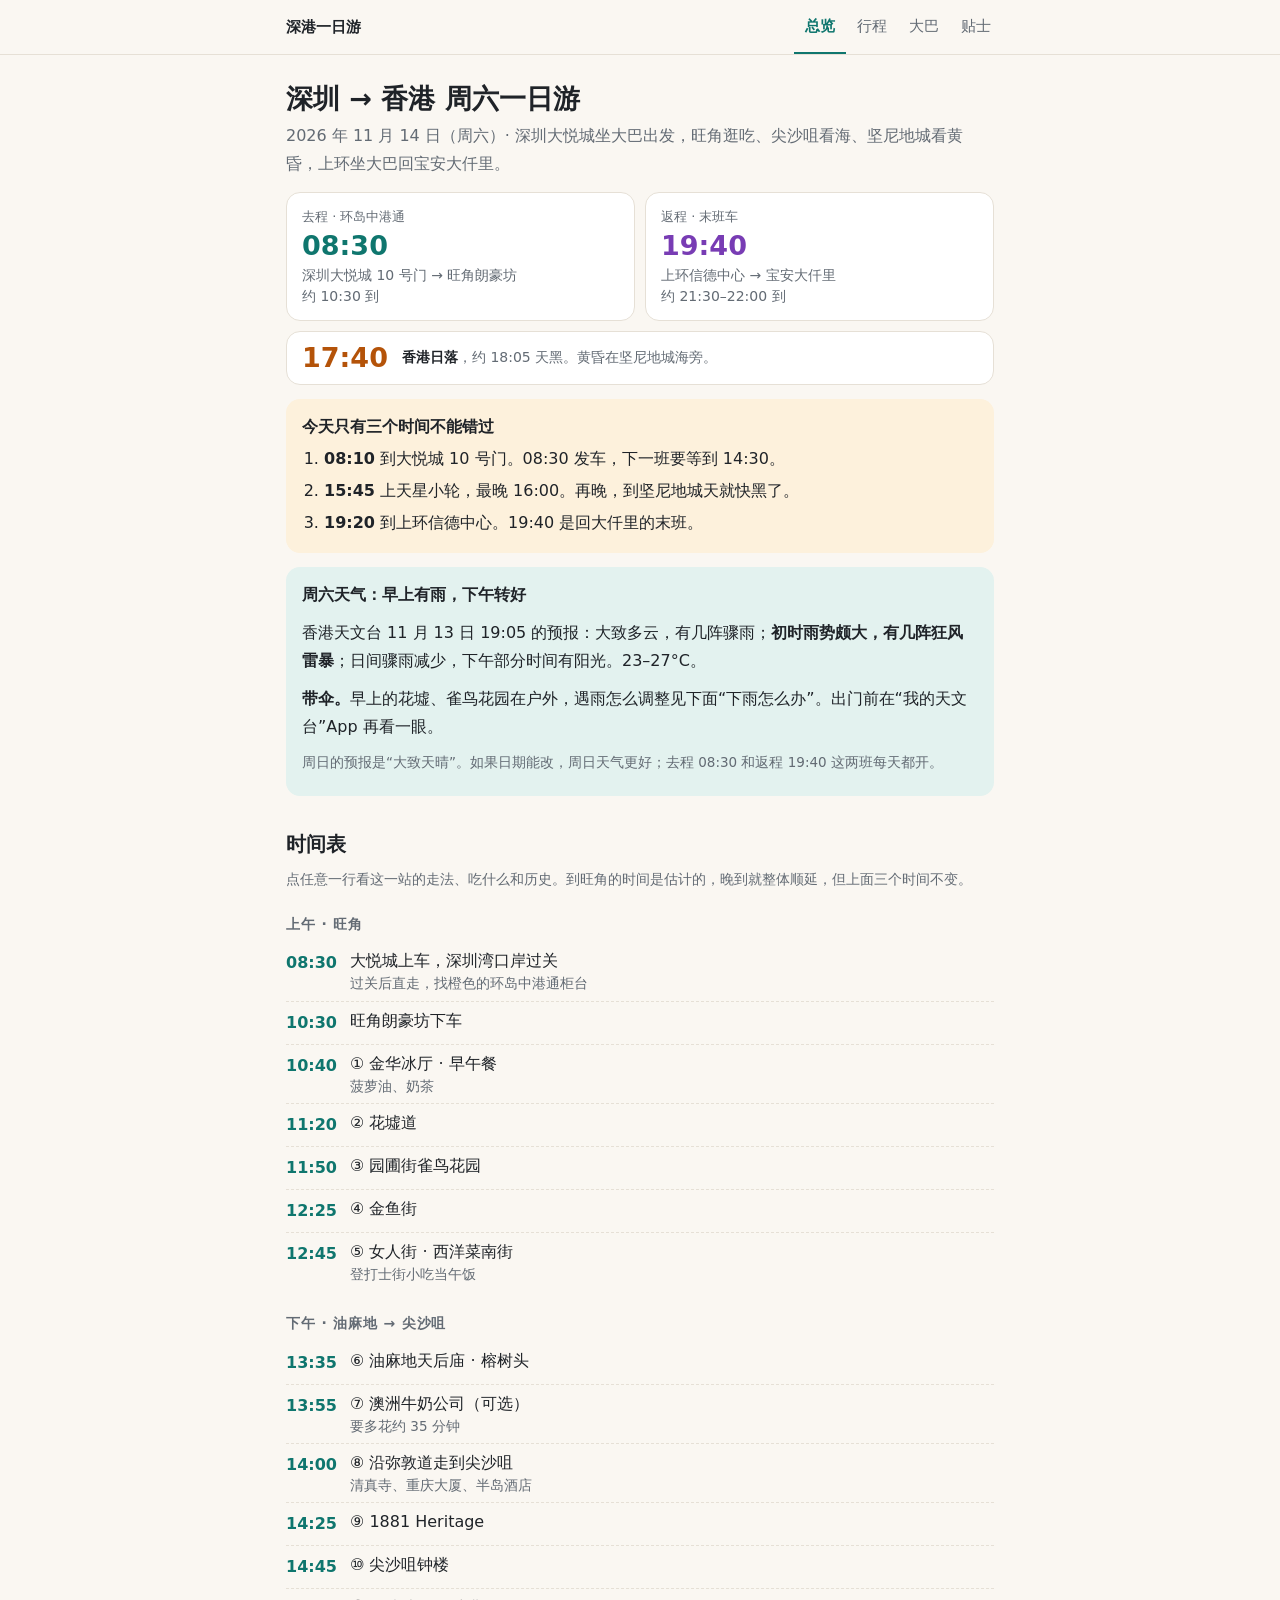
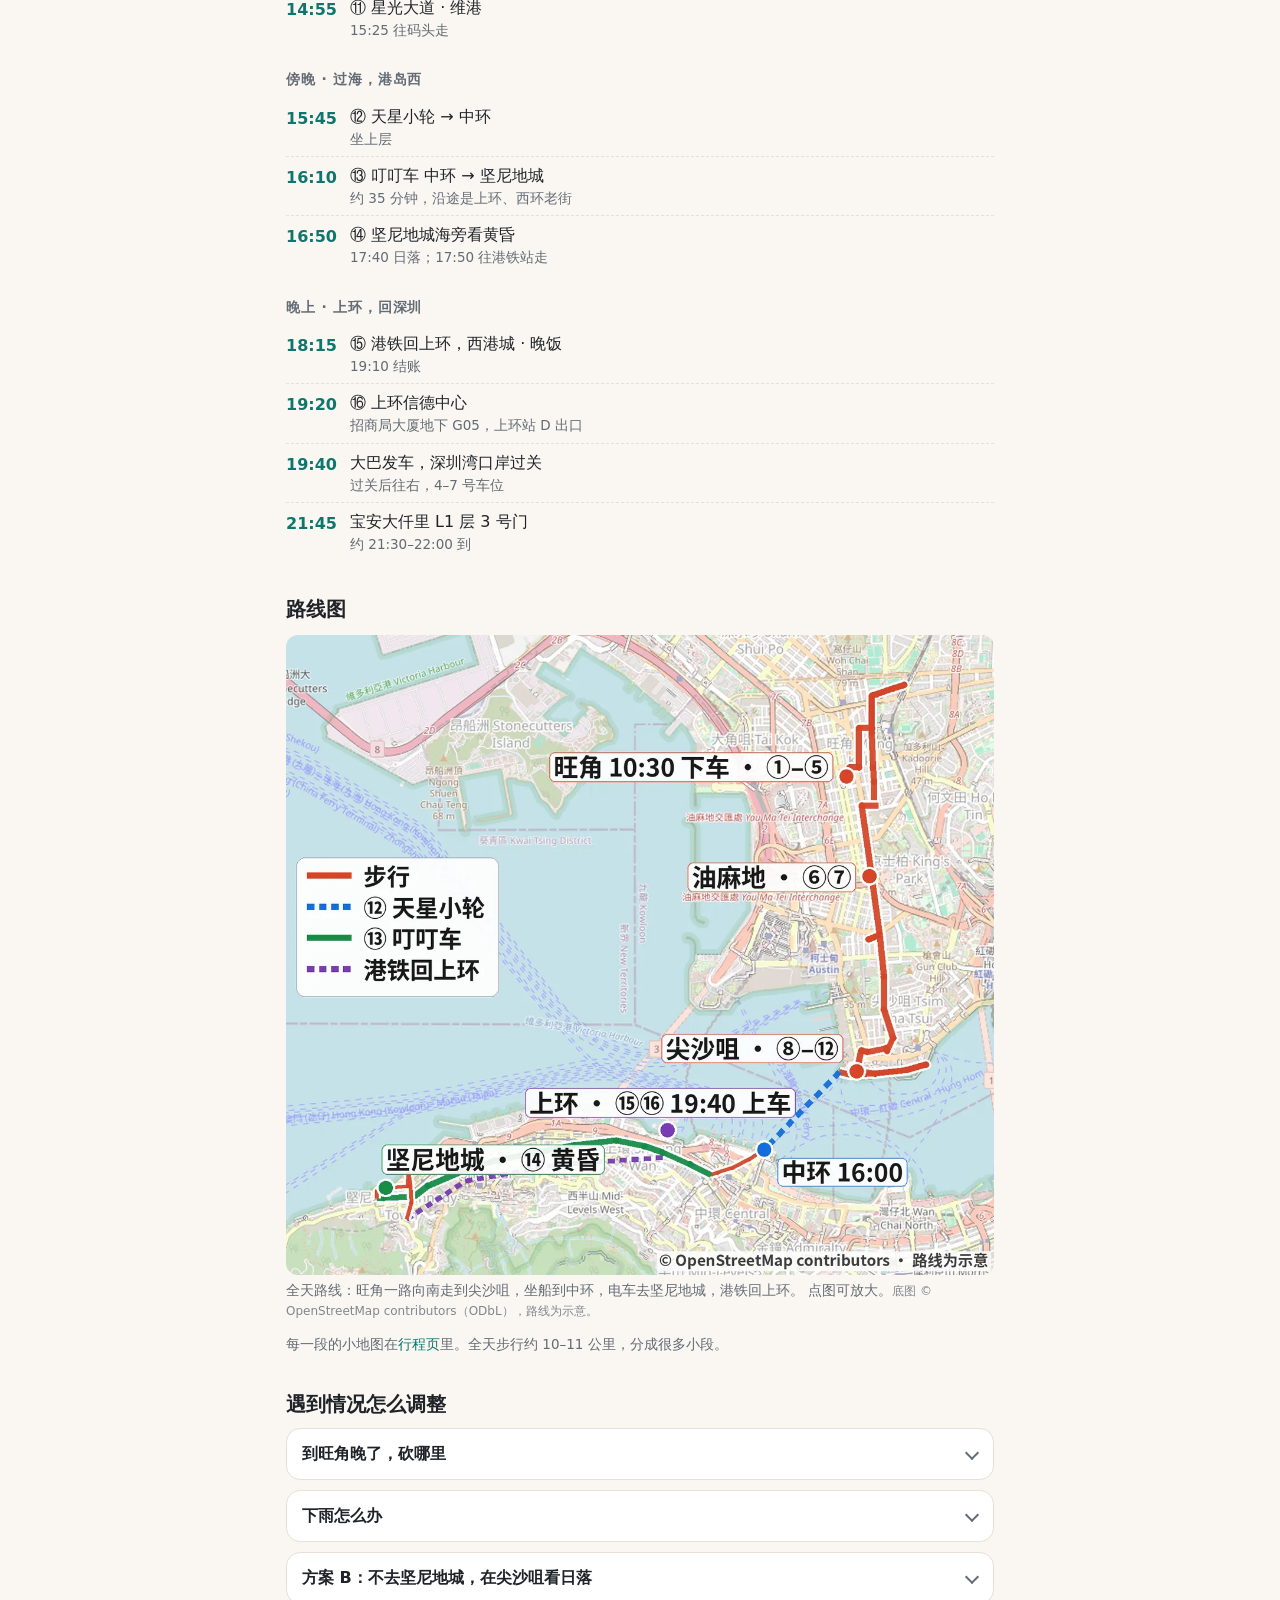
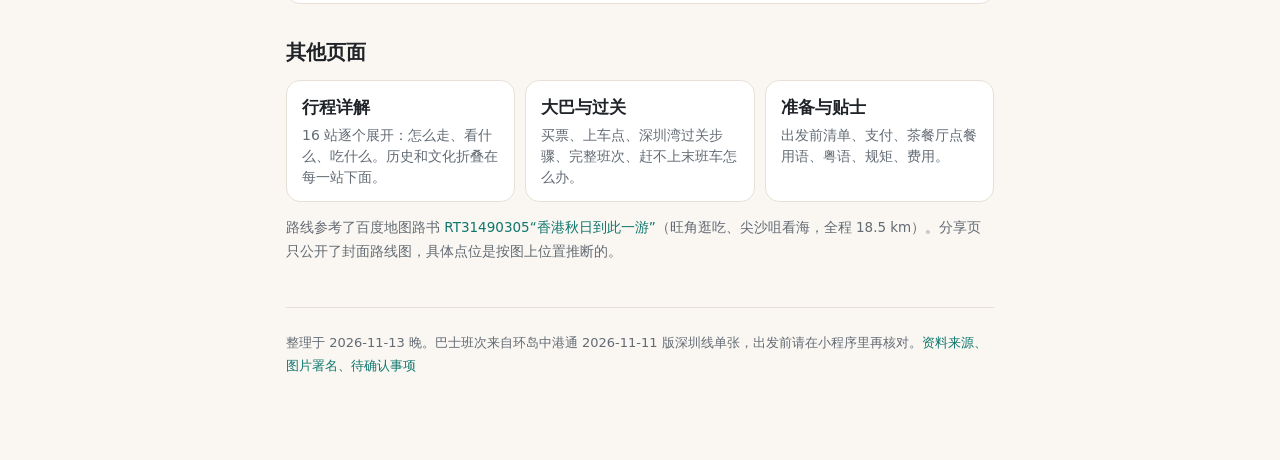
<file: index.html>
<!doctype html>
<html lang="zh-CN">
<head>
<meta charset="utf-8">
<meta name="viewport" content="width=device-width,initial-scale=1">
<title>总览 · 深圳→香港周六一日游</title>
<meta name="description" content="深圳大悦城坐跨境大巴去香港的周六一日游：时间表、路线图、天气和调整方案。">
<link rel="stylesheet" href="assets/style.css">
</head>
<body>
<header class="top"><div class="in"><a class="brand" href="index.html">深港一日游</a><nav><a href="index.html" class="on">总览</a><a href="route.html">行程</a><a href="bus.html">大巴</a><a href="tips.html">贴士</a></nav></div></header>
<main class="wrap">

<h1>深圳 → 香港 周六一日游</h1>
<p class="sub">2026 年 11 月 14 日（周六）· 深圳大悦城坐大巴出发，旺角逛吃、尖沙咀看海、坚尼地城看黄昏，上环坐大巴回宝安大仟里。</p>

<div class="cards key">
<a class="card go" href="bus.html#go"><div class="k">去程 · 环岛中港通</div><div class="v">08:30</div><div class="d">深圳大悦城 10 号门 → 旺角朗豪坊<br>约 10:30 到</div></a>
<a class="card back" href="bus.html#back"><div class="k">返程 · 末班车</div><div class="v">19:40</div><div class="d">上环信德中心 → 宝安大仟里<br>约 21:30–22:00 到</div></a>
<div class="card sun"><div class="v">17:40</div><div class="d"><b>香港日落</b>，约 18:05 天黑。黄昏在坚尼地城海旁。</div></div>
</div>

<div class="box warn">
<h3>今天只有三个时间不能错过</h3>
<ol>
<li><b>08:10</b> 到大悦城 10 号门。08:30 发车，下一班要等到 14:30。</li>
<li><b>15:45</b> 上天星小轮，最晚 16:00。再晚，到坚尼地城天就快黑了。</li>
<li><b>19:20</b> 到上环信德中心。19:40 是回大仟里的末班。</li>
</ol>
</div>

<div class="box info">
<h3>周六天气：早上有雨，下午转好</h3>
<p>香港天文台 11 月 13 日 19:05 的预报：大致多云，有几阵骤雨；<b>初时雨势颇大，有几阵狂风雷暴</b>；日间骤雨减少，下午部分时间有阳光。23–27°C。</p>
<p><b>带伞。</b>早上的花墟、雀鸟花园在户外，遇雨怎么调整见下面“下雨怎么办”。出门前在“我的天文台”App 再看一眼。</p>
<p class="small">周日的预报是“大致天晴”。如果日期能改，周日天气更好；去程 08:30 和返程 19:40 这两班每天都开。</p>
</div>

<h2>时间表</h2>
<p class="small">点任意一行看这一站的走法、吃什么和历史。到旺角的时间是估计的，晚到就整体顺延，但上面三个时间不变。</p>
<p class="grp">上午 · 旺角</p><ul class="tl"><li data-start="08:00" data-end="10:15"><span class="t">08:30</span><span class="w"><a href="bus.html#go">大悦城上车，深圳湾口岸过关</a><span>过关后直走，找橙色的环岛中港通柜台</span></span></li><li data-start="10:15" data-end="10:40"><span class="t">10:30</span><span class="w"><a href="route.html#s0">旺角朗豪坊下车</a></span></li><li data-start="10:40" data-end="11:20"><span class="t">10:40</span><span class="w"><a href="route.html#s1">① 金华冰厅 · 早午餐</a><span>菠萝油、奶茶</span></span></li><li data-start="11:20" data-end="11:50"><span class="t">11:20</span><span class="w"><a href="route.html#s2">② 花墟道</a></span></li><li data-start="11:50" data-end="12:25"><span class="t">11:50</span><span class="w"><a href="route.html#s3">③ 园圃街雀鸟花园</a></span></li><li data-start="12:25" data-end="12:45"><span class="t">12:25</span><span class="w"><a href="route.html#s4">④ 金鱼街</a></span></li><li data-start="12:45" data-end="13:30"><span class="t">12:45</span><span class="w"><a href="route.html#s5">⑤ 女人街 · 西洋菜南街</a><span>登打士街小吃当午饭</span></span></li></ul><p class="grp">下午 · 油麻地 → 尖沙咀</p><ul class="tl"><li data-start="13:30" data-end="13:55"><span class="t">13:35</span><span class="w"><a href="route.html#s6">⑥ 油麻地天后庙 · 榕树头</a></span></li><li data-start="13:55" data-end="14:00"><span class="t">13:55</span><span class="w"><a href="route.html#s7">⑦ 澳洲牛奶公司（可选）</a><span>要多花约 35 分钟</span></span></li><li data-start="14:00" data-end="14:25"><span class="t">14:00</span><span class="w"><a href="route.html#s8">⑧ 沿弥敦道走到尖沙咀</a><span>清真寺、重庆大厦、半岛酒店</span></span></li><li data-start="14:25" data-end="14:45"><span class="t">14:25</span><span class="w"><a href="route.html#s9">⑨ 1881 Heritage</a></span></li><li data-start="14:45" data-end="14:55"><span class="t">14:45</span><span class="w"><a href="route.html#s10">⑩ 尖沙咀钟楼</a></span></li><li data-start="14:55" data-end="15:45"><span class="t">14:55</span><span class="w"><a href="route.html#s11">⑪ 星光大道 · 维港</a><span>15:25 往码头走</span></span></li></ul><p class="grp">傍晚 · 过海，港岛西</p><ul class="tl"><li data-start="15:45" data-end="16:00"><span class="t">15:45</span><span class="w"><a href="route.html#s12">⑫ 天星小轮 → 中环</a><span>坐上层</span></span></li><li data-start="16:00" data-end="16:50"><span class="t">16:10</span><span class="w"><a href="route.html#s13">⑬ 叮叮车 中环 → 坚尼地城</a><span>约 35 分钟，沿途是上环、西环老街</span></span></li><li data-start="16:50" data-end="17:55"><span class="t">16:50</span><span class="w"><a href="route.html#s14">⑭ 坚尼地城海旁看黄昏</a><span>17:40 日落；17:50 往港铁站走</span></span></li></ul><p class="grp">晚上 · 上环，回深圳</p><ul class="tl"><li data-start="17:55" data-end="19:15"><span class="t">18:15</span><span class="w"><a href="route.html#s15">⑮ 港铁回上环，西港城 · 晚饭</a><span>19:10 结账</span></span></li><li data-start="19:15" data-end="19:40"><span class="t">19:20</span><span class="w"><a href="route.html#s16">⑯ 上环信德中心</a><span>招商局大厦地下 G05，上环站 D 出口</span></span></li><li data-start="19:40" data-end="22:00"><span class="t">19:40</span><span class="w"><a href="bus.html#back">大巴发车，深圳湾口岸过关</a><span>过关后往右，4–7 号车位</span></span></li><li data-start="22:00" data-end="23:59"><span class="t">21:45</span><span class="w"><a href="bus.html#back">宝安大仟里 L1 层 3 号门</a><span>约 21:30–22:00 到</span></span></li></ul><h2>路线图</h2><figure><a href="img/map-overview.webp"><img src="img/map-overview.webp" width="1200" height="1085" loading="lazy" alt="全天路线：旺角一路向南走到尖沙咀，坐船到中环，电车去坚尼地城，港铁回上环。"></a><figcaption>全天路线：旺角一路向南走到尖沙咀，坐船到中环，电车去坚尼地城，港铁回上环。 点图可放大。<span class="cr">底图 © OpenStreetMap contributors（ODbL），路线为示意。</span></figcaption></figure><p class="small">每一段的小地图在<a href="route.html">行程页</a>里。全天步行约 10–11 公里，分成很多小段。</p><h2>遇到情况怎么调整</h2><details class=""><summary>到旺角晚了，砍哪里</summary><div class="body">
<div class="tw"><table>
<tr><th>到旺角的时间</th><th>怎么调整</th></tr>
<tr><td>10:30 前后</td><td>按计划走。</td></tr>
<tr><td>11:00</td><td>不去澳洲牛奶公司；天后庙只在门口看一眼；弥敦道那段改坐港铁（油麻地站 → 尖沙咀站）。</td></tr>
<tr><td>11:30</td><td>再从雀鸟花园和金鱼街里去掉一个；尖沙咀只看钟楼和星光大道。</td></tr>
<tr><td>12:00 以后</td><td>改走下面的“方案 B”，不去坚尼地城。</td></tr>
</table></div>
<p>原则：保住 15:45 的船和 19:20 到上环，其他都可以让。</p></div></details><details class=""><summary>下雨怎么办</summary><div class="body">
<ul>
<li><b>早上有骤雨：</b>下车后先进朗豪坊，或者直接去金华冰厅多坐一会儿。雨小了再去花墟（店面多有檐篷）。金鱼街的店都在室内，女人街的摊档有帐篷。雀鸟花园有瓦顶，但地面滑，雨大就跳过。</li>
<li><b>下午还在下：</b>尖沙咀改逛室内：K11 MUSEA、海港城、钟楼旁边的香港艺术馆和太空馆。</li>
<li><b>傍晚还在下：</b>取消坚尼地城。过海后在中环、上环一带逛，早点吃晚饭。</li>
<li>雷暴时不要在海边栏杆旁久留。天星小轮一般照常开，上层会飘雨。</li>
<li>“我的天文台”App 里有雨量雷达图，能看到未来一两个小时雨带的位置。</li>
</ul></div></details><details class=""><summary>方案 B：不去坚尼地城，在尖沙咀看日落</summary><div class="body">
<p>适合到得晚、下雨、或者想走得轻松一点。<b>返程车票不用改</b>，还是上环 19:40。</p>
<ul>
<li>上午和下午同主线，但不用赶：可以去澳洲牛奶公司，尖沙咀多逛 K11 MUSEA 和海港城。</li>
<li><b>17:00–17:25</b> 海港城的“海运观点”（海运大厦顶层的露天观景台，免费）。11 月中旬，太阳落到对岸港岛西边的楼群和山后面。</li>
<li><b>17:30</b> 坐天星小轮过海。这时两岸刚亮灯，是一天里最好看的一班船。</li>
<li><b>17:45</b> 中环上岸，坐叮叮车往西 4–5 站到西港城，或者走路约 20 分钟。</li>
<li><b>18:15</b> 上环晚饭，<b>19:20</b> 到信德中心。</li>
</ul></div></details><h2>其他页面</h2>
<div class="cards links">
<a class="card" href="route.html"><b>行程详解</b><div class="d">16 站逐个展开：怎么走、看什么、吃什么。历史和文化折叠在每一站下面。</div></a>
<a class="card" href="bus.html"><b>大巴与过关</b><div class="d">买票、上车点、深圳湾过关步骤、完整班次、赶不上末班车怎么办。</div></a>
<a class="card" href="tips.html"><b>准备与贴士</b><div class="d">出发前清单、支付、茶餐厅点餐用语、粤语、规矩、费用。</div></a>
</div>
<p class="small">路线参考了百度地图路书 <a href="https://map.baidu.com/zt/pubTravel/book-share/index.html?no=RT31490305&amp;business=2#/">RT31490305“香港秋日到此一游”</a>（旺角逛吃、尖沙咀看海，全程 18.5 km）。分享页只公开了封面路线图，具体点位是按图上位置推断的。</p>

<footer>
<p>整理于 2026-11-13 晚。巴士班次来自环岛中港通 2026-11-11 版深圳线单张，出发前请在小程序里再核对。<a href="about.html">资料来源、图片署名、待确认事项</a></p>
</footer>
</main>
<script src="assets/app.js"></script>
</body>
</html>
</file>
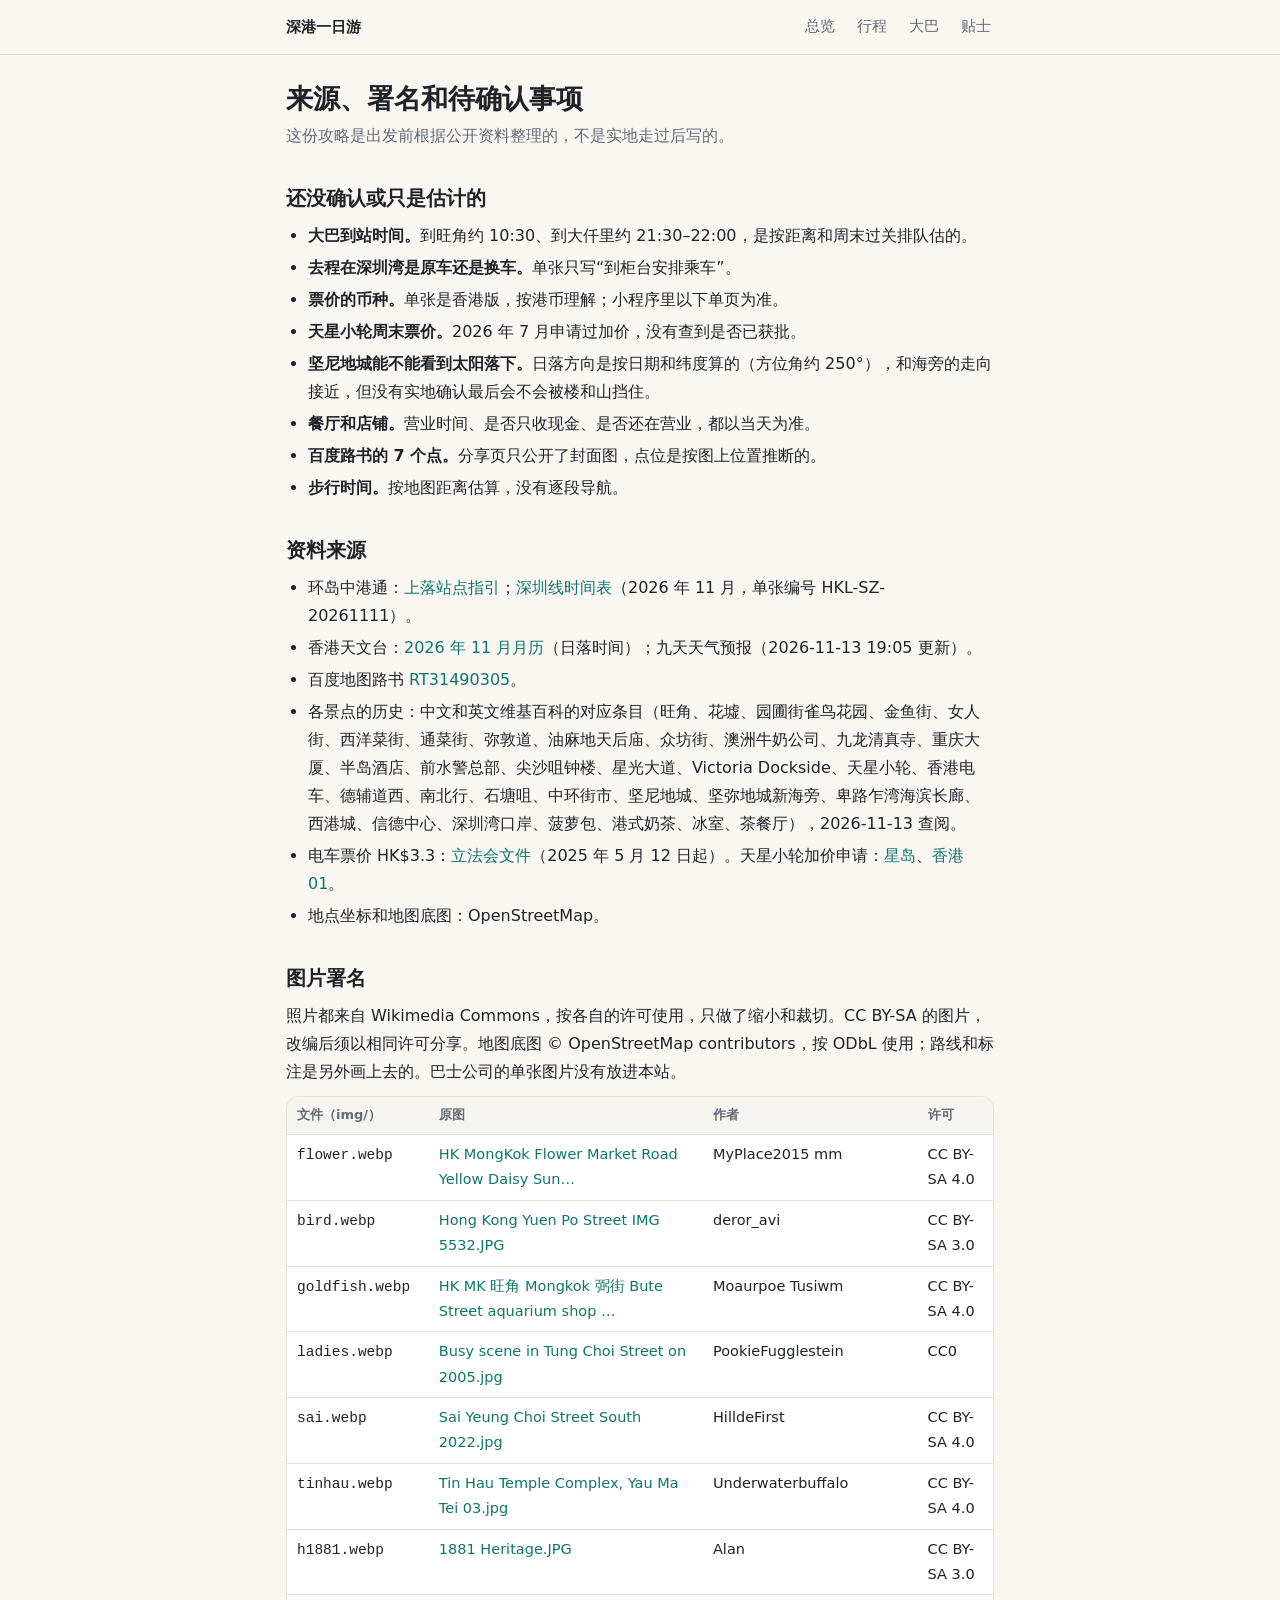
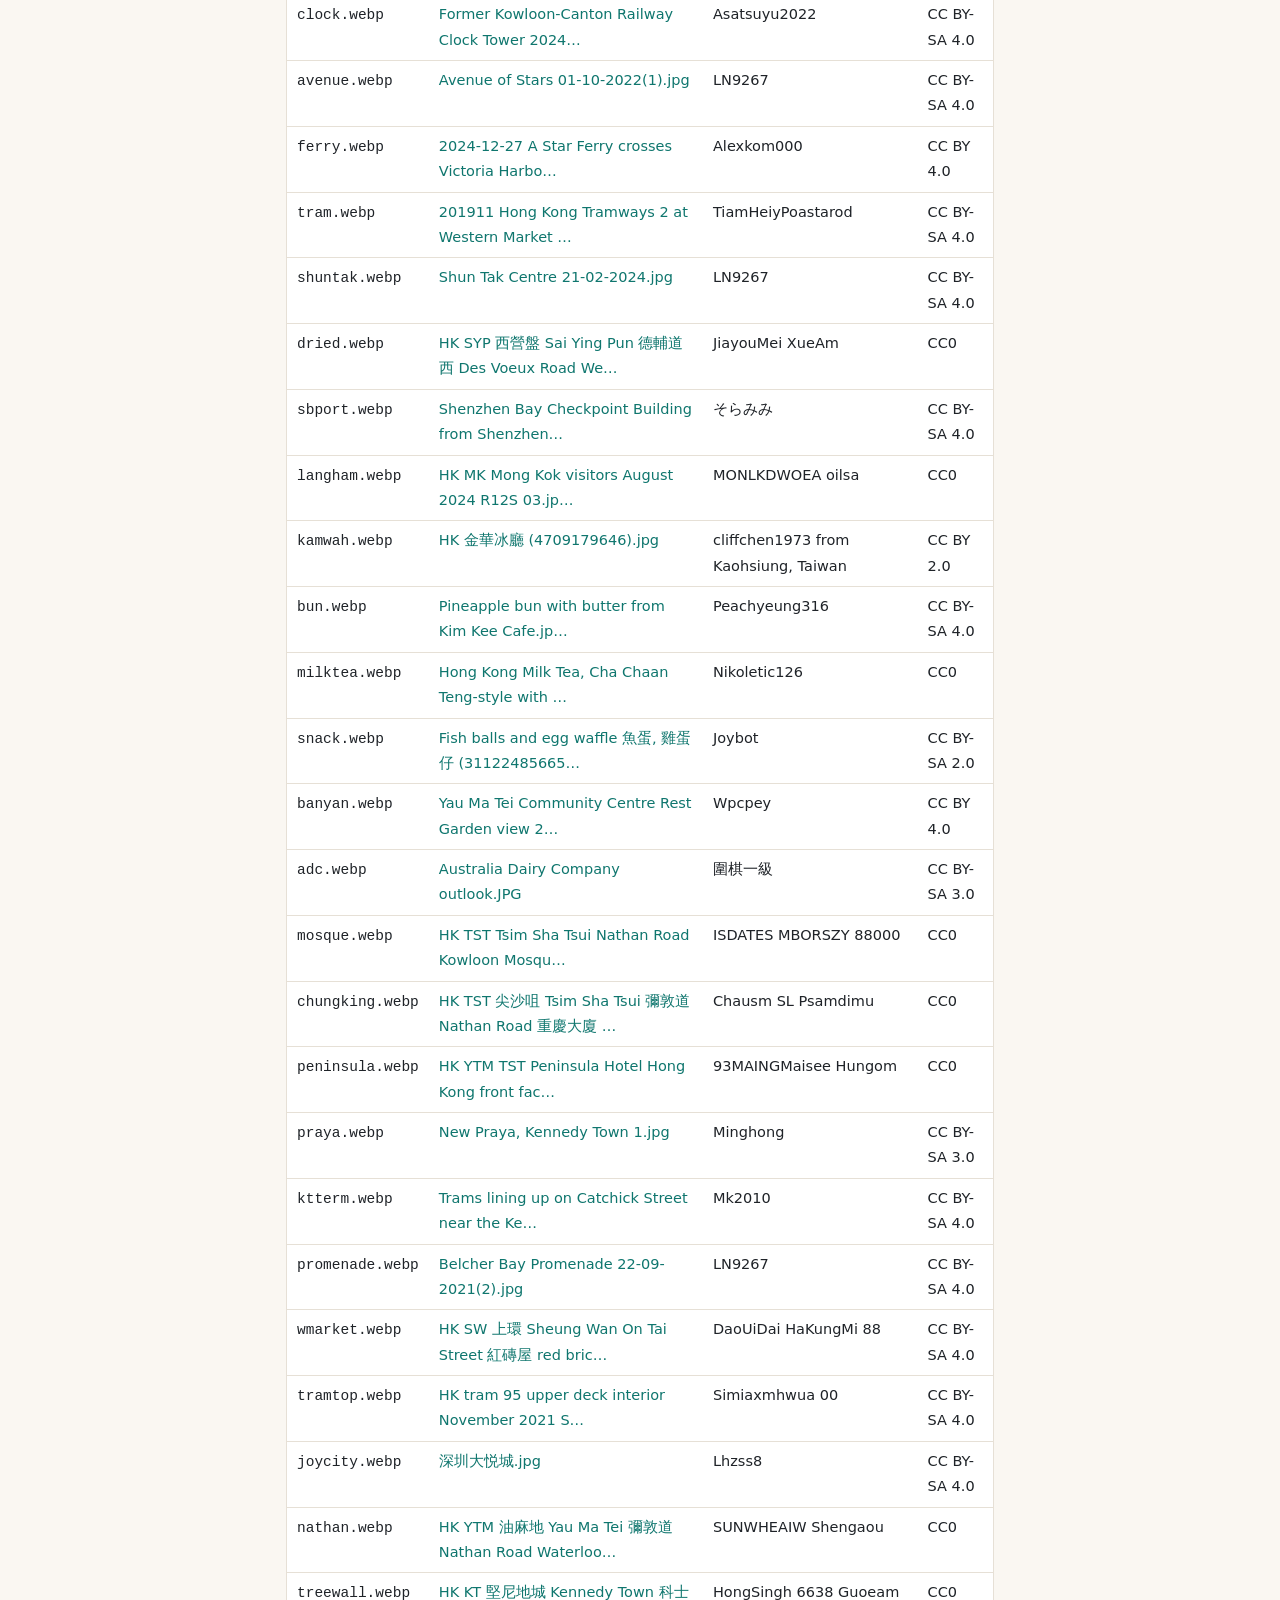
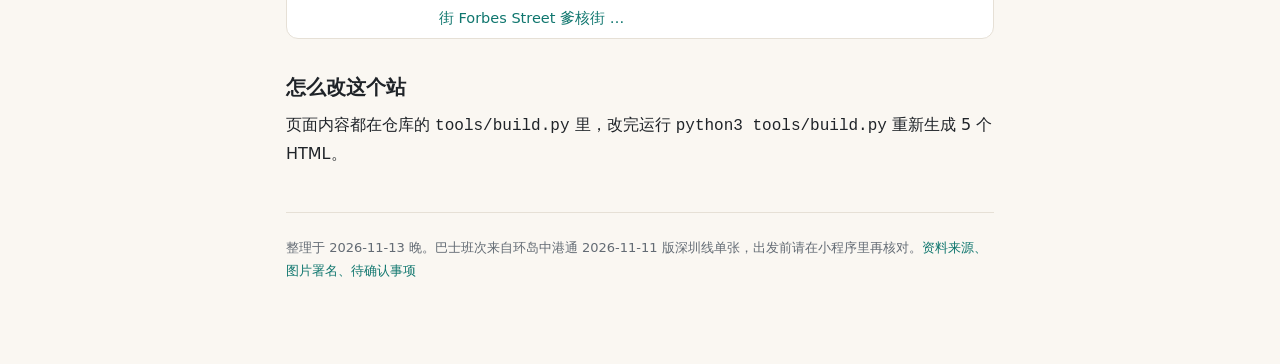
<file: about.html>
<!doctype html>
<html lang="zh-CN">
<head>
<meta charset="utf-8">
<meta name="viewport" content="width=device-width,initial-scale=1">
<title>来源与署名 · 深圳→香港周六一日游</title>
<meta name="description" content="资料来源、图片署名和待确认事项。">
<link rel="stylesheet" href="assets/style.css">
</head>
<body>
<header class="top"><div class="in"><a class="brand" href="index.html">深港一日游</a><nav><a href="index.html">总览</a><a href="route.html">行程</a><a href="bus.html">大巴</a><a href="tips.html">贴士</a></nav></div></header>
<main class="wrap">

<h1>来源、署名和待确认事项</h1>
<p class="sub">这份攻略是出发前根据公开资料整理的，不是实地走过后写的。</p>

<h2>还没确认或只是估计的</h2>
<ul>
<li><b>大巴到站时间。</b>到旺角约 10:30、到大仟里约 21:30–22:00，是按距离和周末过关排队估的。</li>
<li><b>去程在深圳湾是原车还是换车。</b>单张只写“到柜台安排乘车”。</li>
<li><b>票价的币种。</b>单张是香港版，按港币理解；小程序里以下单页为准。</li>
<li><b>天星小轮周末票价。</b>2026 年 7 月申请过加价，没有查到是否已获批。</li>
<li><b>坚尼地城能不能看到太阳落下。</b>日落方向是按日期和纬度算的（方位角约 250°），和海旁的走向接近，但没有实地确认最后会不会被楼和山挡住。</li>
<li><b>餐厅和店铺。</b>营业时间、是否只收现金、是否还在营业，都以当天为准。</li>
<li><b>百度路书的 7 个点。</b>分享页只公开了封面图，点位是按图上位置推断的。</li>
<li><b>步行时间。</b>按地图距离估算，没有逐段导航。</li>
</ul>

<h2>资料来源</h2>
<ul>
<li>环岛中港通：<a href="https://www.tilchinalink.com/stations.php">上落站点指引</a>；<a href="https://www.tilchinalink.com/schedule_detail.php?id=7">深圳线时间表</a>（2026 年 11 月，单张编号 HKL-SZ-20261111）。</li>
<li>香港天文台：<a href="https://www.hko.gov.hk/en/gts/astron2026/files/2026cal11.pdf">2026 年 11 月月历</a>（日落时间）；九天天气预报（2026-11-13 19:05 更新）。</li>
<li>百度地图路书 <a href="https://map.baidu.com/zt/pubTravel/book-share/index.html?no=RT31490305&amp;business=2#/">RT31490305</a>。</li>
<li>各景点的历史：中文和英文维基百科的对应条目（旺角、花墟、园圃街雀鸟花园、金鱼街、女人街、西洋菜街、通菜街、弥敦道、油麻地天后庙、众坊街、澳洲牛奶公司、九龙清真寺、重庆大厦、半岛酒店、前水警总部、尖沙咀钟楼、星光大道、Victoria Dockside、天星小轮、香港电车、德辅道西、南北行、石塘咀、中环街市、坚尼地城、坚弥地城新海旁、卑路乍湾海滨长廊、西港城、信德中心、深圳湾口岸、菠萝包、港式奶茶、冰室、茶餐厅），2026-11-13 查阅。</li>
<li>电车票价 HK$3.3：<a href="https://www.legco.gov.hk/yr2025/chinese/hc/papers/hc20250425ls-43-c.pdf">立法会文件</a>（2025 年 5 月 12 日起）。天星小轮加价申请：<a href="https://www.stheadline.com/zh-hans/politics/3594700/">星岛</a>、<a href="https://global.hk01.com/社会新闻/60369567/">香港01</a>。</li>
<li>地点坐标和地图底图：OpenStreetMap。</li>
</ul>

<h2>图片署名</h2>
<p>照片都来自 Wikimedia Commons，按各自的许可使用，只做了缩小和裁切。CC BY-SA 的图片，改编后须以相同许可分享。地图底图 © OpenStreetMap contributors，按 ODbL 使用；路线和标注是另外画上去的。巴士公司的单张图片没有放进本站。</p>
<div class="tw"><table>
<tr><th>文件（img/）</th><th>原图</th><th>作者</th><th>许可</th></tr>
<tr><td><code>flower.webp</code></td><td><a href="https://commons.wikimedia.org/wiki/File:HK_MongKok_Flower_Market_Road_Yellow_Daisy_Sunflowers_April_2015_RedMi.jpg">HK MongKok Flower Market Road Yellow Daisy Sun…</a></td><td>MyPlace2015 mm</td><td>CC BY-SA 4.0</td></tr><tr><td><code>bird.webp</code></td><td><a href="https://commons.wikimedia.org/wiki/File:Hong_Kong_Yuen_Po_Street_IMG_5532.JPG">Hong Kong Yuen Po Street IMG 5532.JPG</a></td><td>deror_avi</td><td>CC BY-SA 3.0</td></tr><tr><td><code>goldfish.webp</code></td><td><a href="https://commons.wikimedia.org/wiki/File:HK_MK_%E6%97%BA%E8%A7%92_Mongkok_%E5%BC%BC%E8%A1%97_Bute_Street_aquarium_shop_%E9%80%9A%E8%8F%9C%E8%A1%97_Tung_Choi_Street_plastic_bags_goldenfish_market_September_2021_SS2_25.jpg">HK MK 旺角 Mongkok 弼街 Bute Street aquarium shop …</a></td><td>Moaurpoe Tusiwm</td><td>CC BY-SA 4.0</td></tr><tr><td><code>ladies.webp</code></td><td><a href="https://commons.wikimedia.org/wiki/File:Busy_scene_in_Tung_Choi_Street_on_2005.jpg">Busy scene in Tung Choi Street on 2005.jpg</a></td><td>PookieFugglestein</td><td>CC0</td></tr><tr><td><code>sai.webp</code></td><td><a href="https://commons.wikimedia.org/wiki/File:Sai_Yeung_Choi_Street_South_2022.jpg">Sai Yeung Choi Street South 2022.jpg</a></td><td>HilldeFirst</td><td>CC BY-SA 4.0</td></tr><tr><td><code>tinhau.webp</code></td><td><a href="https://commons.wikimedia.org/wiki/File:Tin_Hau_Temple_Complex,_Yau_Ma_Tei_03.jpg">Tin Hau Temple Complex, Yau Ma Tei 03.jpg</a></td><td>Underwaterbuffalo</td><td>CC BY-SA 4.0</td></tr><tr><td><code>h1881.webp</code></td><td><a href="https://commons.wikimedia.org/wiki/File:1881_Heritage.JPG">1881 Heritage.JPG</a></td><td>Alan</td><td>CC BY-SA 3.0</td></tr><tr><td><code>clock.webp</code></td><td><a href="https://commons.wikimedia.org/wiki/File:Former_Kowloon-Canton_Railway_Clock_Tower_202406.jpg">Former Kowloon-Canton Railway Clock Tower 2024…</a></td><td>Asatsuyu2022</td><td>CC BY-SA 4.0</td></tr><tr><td><code>avenue.webp</code></td><td><a href="https://commons.wikimedia.org/wiki/File:Avenue_of_Stars_01-10-2022(1).jpg">Avenue of Stars 01-10-2022(1).jpg</a></td><td>LN9267</td><td>CC BY-SA 4.0</td></tr><tr><td><code>ferry.webp</code></td><td><a href="https://commons.wikimedia.org/wiki/File:2024-12-27_A_Star_Ferry_crosses_Victoria_Harbour_2.jpg">2024-12-27 A Star Ferry crosses Victoria Harbo…</a></td><td>Alexkom000</td><td>CC BY 4.0</td></tr><tr><td><code>tram.webp</code></td><td><a href="https://commons.wikimedia.org/wiki/File:201911_Hong_Kong_Tramways_2_at_Western_Market_Terminus.jpg">201911 Hong Kong Tramways 2 at Western Market …</a></td><td>TiamHeiyPoastarod</td><td>CC BY-SA 4.0</td></tr><tr><td><code>shuntak.webp</code></td><td><a href="https://commons.wikimedia.org/wiki/File:Shun_Tak_Centre_21-02-2024.jpg">Shun Tak Centre 21-02-2024.jpg</a></td><td>LN9267</td><td>CC BY-SA 4.0</td></tr><tr><td><code>dried.webp</code></td><td><a href="https://commons.wikimedia.org/wiki/File:HK_SYP_%E8%A5%BF%E7%87%9F%E7%9B%A4_Sai_Ying_Pun_%E5%BE%B7%E8%BC%94%E9%81%93%E8%A5%BF_Des_Voeux_Road_West_shop_%E6%B5%B7%E5%91%B3%E4%B9%BE%E8%B2%A8_dried_seafood_Wing_Lee_September_2024_R12S.jpg">HK SYP 西營盤 Sai Ying Pun 德輔道西 Des Voeux Road We…</a></td><td>JiayouMei XueAm</td><td>CC0</td></tr><tr><td><code>sbport.webp</code></td><td><a href="https://commons.wikimedia.org/wiki/File:Shenzhen_Bay_Checkpoint_Building_from_Shenzhen_side.jpg">Shenzhen Bay Checkpoint Building from Shenzhen…</a></td><td>そらみみ</td><td>CC BY-SA 4.0</td></tr><tr><td><code>langham.webp</code></td><td><a href="https://commons.wikimedia.org/wiki/File:HK_MK_Mong_Kok_visitors_August_2024_R12S_03.jpg">HK MK Mong Kok visitors August 2024 R12S 03.jp…</a></td><td>MONLKDWOEA oilsa</td><td>CC0</td></tr><tr><td><code>kamwah.webp</code></td><td><a href="https://commons.wikimedia.org/wiki/File:HK_%E9%87%91%E8%8F%AF%E5%86%B0%E5%BB%B3_(4709179646).jpg">HK 金華冰廳 (4709179646).jpg</a></td><td>cliffchen1973 from Kaohsiung, Taiwan</td><td>CC BY 2.0</td></tr><tr><td><code>bun.webp</code></td><td><a href="https://commons.wikimedia.org/wiki/File:Pineapple_bun_with_butter_from_Kim_Kee_Cafe.jpg">Pineapple bun with butter from Kim Kee Cafe.jp…</a></td><td>Peachyeung316</td><td>CC BY-SA 4.0</td></tr><tr><td><code>milktea.webp</code></td><td><a href="https://commons.wikimedia.org/wiki/File:Hong_Kong_Milk_Tea,_Cha_Chaan_Teng-style_with_Black_and_White_cup.jpg">Hong Kong Milk Tea, Cha Chaan Teng-style with …</a></td><td>Nikoletic126</td><td>CC0</td></tr><tr><td><code>snack.webp</code></td><td><a href="https://commons.wikimedia.org/wiki/File:Fish_balls_and_egg_waffle_%E9%AD%9A%E8%9B%8B,_%E9%9B%9E%E8%9B%8B%E4%BB%94_(31122485665).jpg">Fish balls and egg waffle 魚蛋, 雞蛋仔 (31122485665…</a></td><td>Joybot</td><td>CC BY-SA 2.0</td></tr><tr><td><code>banyan.webp</code></td><td><a href="https://commons.wikimedia.org/wiki/File:Yau_Ma_Tei_Community_Centre_Rest_Garden_view_202005.jpg">Yau Ma Tei Community Centre Rest Garden view 2…</a></td><td>Wpcpey</td><td>CC BY 4.0</td></tr><tr><td><code>adc.webp</code></td><td><a href="https://commons.wikimedia.org/wiki/File:Australia_Dairy_Company_outlook.JPG">Australia Dairy Company outlook.JPG</a></td><td>圍棋一級</td><td>CC BY-SA 3.0</td></tr><tr><td><code>mosque.webp</code></td><td><a href="https://commons.wikimedia.org/wiki/File:HK_TST_Tsim_Sha_Tsui_Nathan_Road_Kowloon_Mosque_and_Islamic_Centre_May_2026_R12S_01.jpg">HK TST Tsim Sha Tsui Nathan Road Kowloon Mosqu…</a></td><td>ISDATES MBORSZY 88000</td><td>CC0</td></tr><tr><td><code>chungking.webp</code></td><td><a href="https://commons.wikimedia.org/wiki/File:HK_TST_%E5%B0%96%E6%B2%99%E5%92%80_Tsim_Sha_Tsui_%E5%BD%8C%E6%95%A6%E9%81%93_Nathan_Road_%E9%87%8D%E6%85%B6%E5%A4%A7%E5%BB%88_ChungKing_Mansions_October_2024_R12S_01.jpg">HK TST 尖沙咀 Tsim Sha Tsui 彌敦道 Nathan Road 重慶大廈 …</a></td><td>Chausm SL Psamdimu</td><td>CC0</td></tr><tr><td><code>peninsula.webp</code></td><td><a href="https://commons.wikimedia.org/wiki/File:HK_YTM_TST_Peninsula_Hotel_Hong_Kong_front_facade_September_2025_R12S.jpg">HK YTM TST Peninsula Hotel Hong Kong front fac…</a></td><td>93MAINGMaisee Hungom</td><td>CC0</td></tr><tr><td><code>praya.webp</code></td><td><a href="https://commons.wikimedia.org/wiki/File:New_Praya,_Kennedy_Town_1.jpg">New Praya, Kennedy Town 1.jpg</a></td><td>Minghong</td><td>CC BY-SA 3.0</td></tr><tr><td><code>ktterm.webp</code></td><td><a href="https://commons.wikimedia.org/wiki/File:Trams_lining_up_on_Catchick_Street_near_the_Kennedy_Town_Terminus_(Hong_Kong).jpg">Trams lining up on Catchick Street near the Ke…</a></td><td>Mk2010</td><td>CC BY-SA 4.0</td></tr><tr><td><code>promenade.webp</code></td><td><a href="https://commons.wikimedia.org/wiki/File:Belcher_Bay_Promenade_22-09-2021(2).jpg">Belcher Bay Promenade 22-09-2021(2).jpg</a></td><td>LN9267</td><td>CC BY-SA 4.0</td></tr><tr><td><code>wmarket.webp</code></td><td><a href="https://commons.wikimedia.org/wiki/File:HK_SW_%E4%B8%8A%E7%92%B0_Sheung_Wan_On_Tai_Street_%E7%B4%85%E7%A3%9A%E5%B1%8B_red_brick_building_%E8%A5%BF%E6%B8%AF%E5%9F%8E_Western_Market_May_2023_Px3_01.jpg">HK SW 上環 Sheung Wan On Tai Street 紅磚屋 red bric…</a></td><td>DaoUiDai HaKungMi 88</td><td>CC BY-SA 4.0</td></tr><tr><td><code>tramtop.webp</code></td><td><a href="https://commons.wikimedia.org/wiki/File:HK_tram_95_upper_deck_interior_November_2021_SS2_02.jpg">HK tram 95 upper deck interior November 2021 S…</a></td><td>Simiaxmhwua 00</td><td>CC BY-SA 4.0</td></tr><tr><td><code>joycity.webp</code></td><td><a href="https://commons.wikimedia.org/wiki/File:%E6%B7%B1%E5%9C%B3%E5%A4%A7%E6%82%A6%E5%9F%8E.jpg">深圳大悦城.jpg</a></td><td>Lhzss8</td><td>CC BY-SA 4.0</td></tr><tr><td><code>nathan.webp</code></td><td><a href="https://commons.wikimedia.org/wiki/File:HK_YTM_%E6%B2%B9%E9%BA%BB%E5%9C%B0_Yau_Ma_Tei_%E5%BD%8C%E6%95%A6%E9%81%93_Nathan_Road_Waterloo_Road_Windsor_SPA_topless_bus_July_2024_R12S.jpg">HK YTM 油麻地 Yau Ma Tei 彌敦道 Nathan Road Waterloo…</a></td><td>SUNWHEAIW Shengaou</td><td>CC0</td></tr><tr><td><code>treewall.webp</code></td><td><a href="https://commons.wikimedia.org/wiki/File:HK_KT_%E5%A0%85%E5%B0%BC%E5%9C%B0%E5%9F%8E_Kennedy_Town_%E7%A7%91%E5%A3%AB%E8%A1%97_Forbes_Street_%E7%88%B9%E6%A0%B8%E8%A1%97_Davis_Street_%E7%AD%89%E5%BE%85%E6%97%A5%E8%90%BD_await_for_sunset_August_2024_R12S_P0831_09.jpg">HK KT 堅尼地城 Kennedy Town 科士街 Forbes Street 爹核街 …</a></td><td>HongSingh 6638 Guoeam</td><td>CC0</td></tr>
</table></div>

<h2>怎么改这个站</h2>
<p>页面内容都在仓库的 <code>tools/build.py</code> 里，改完运行 <code>python3 tools/build.py</code> 重新生成 5 个 HTML。</p>

<footer>
<p>整理于 2026-11-13 晚。巴士班次来自环岛中港通 2026-11-11 版深圳线单张，出发前请在小程序里再核对。<a href="about.html">资料来源、图片署名、待确认事项</a></p>
</footer>
</main>
<script src="assets/app.js"></script>
</body>
</html>
</file>
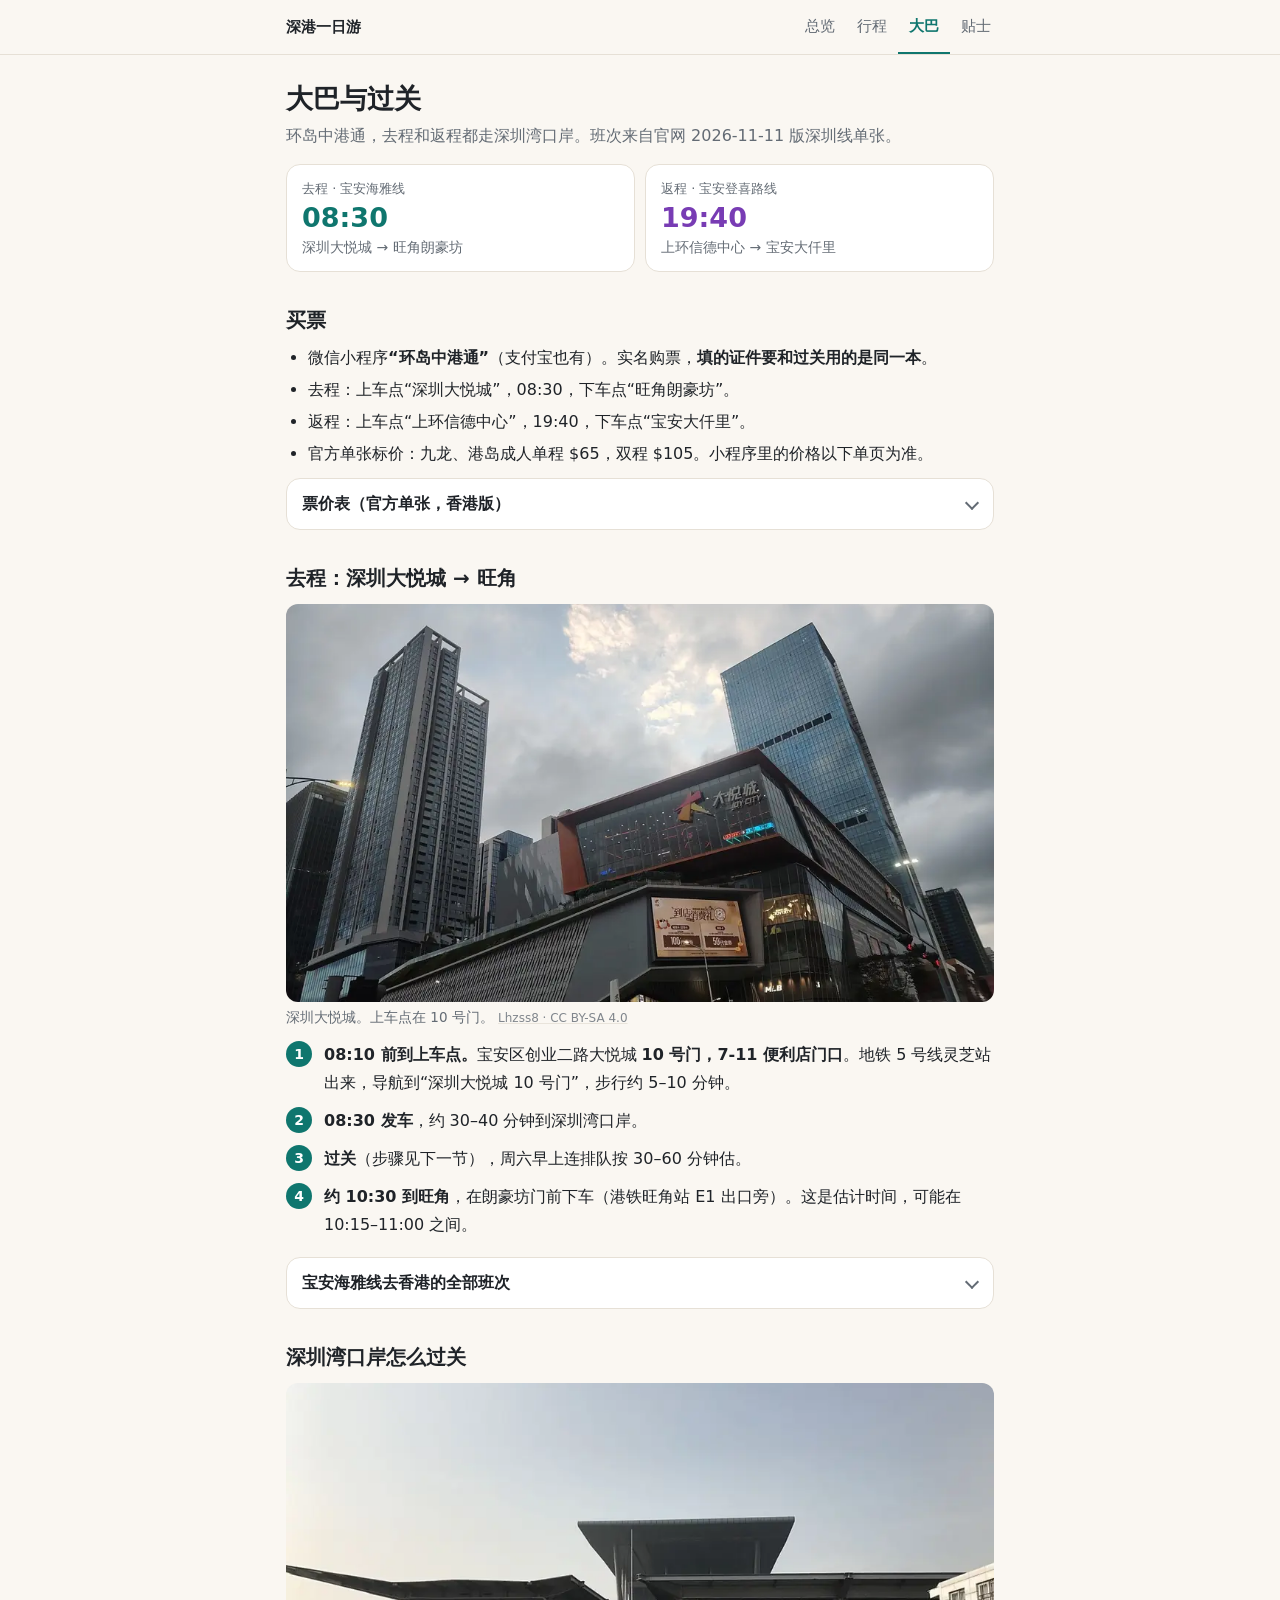
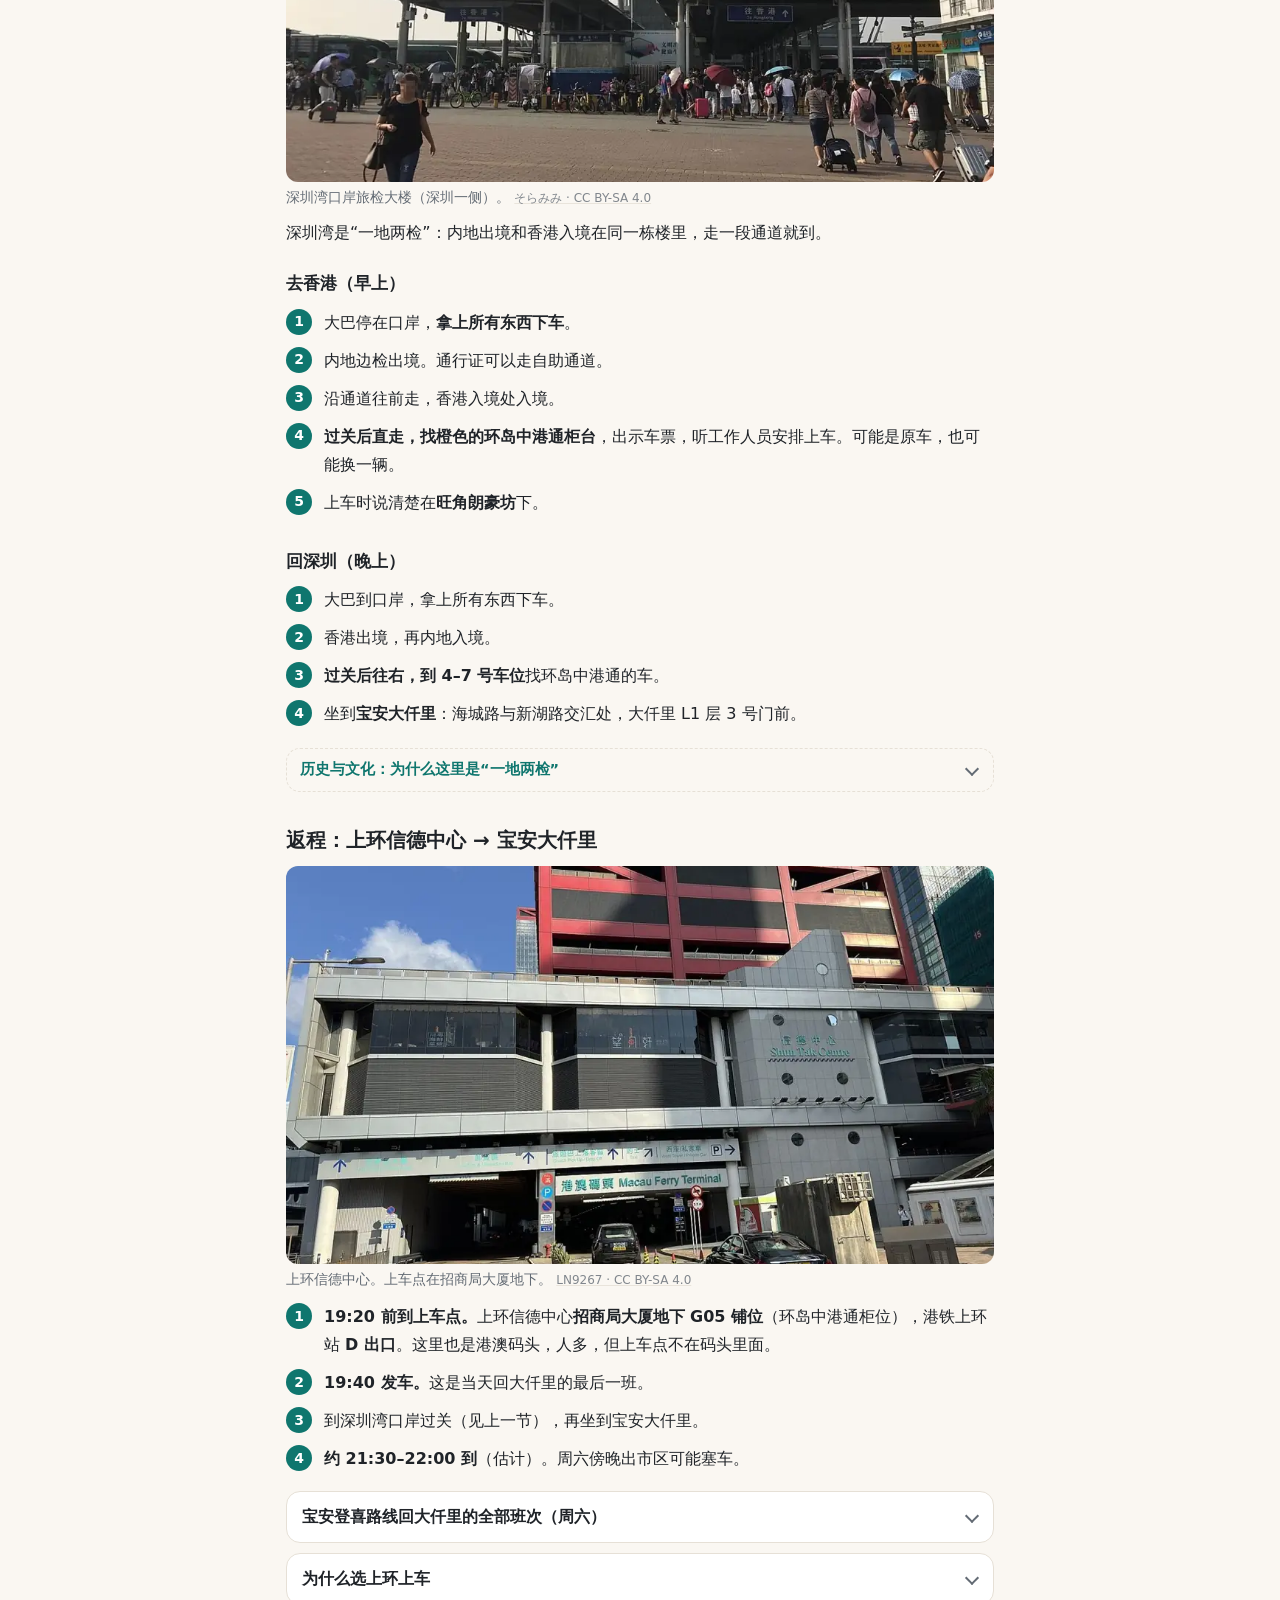
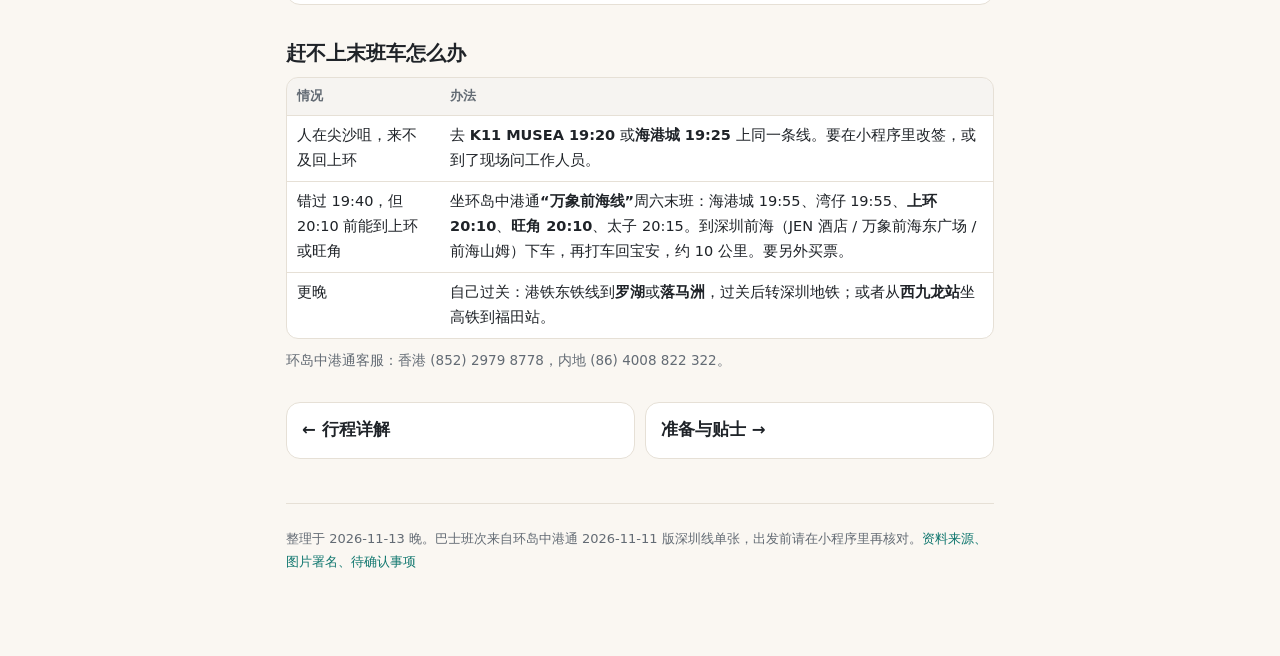
<file: bus.html>
<!doctype html>
<html lang="zh-CN">
<head>
<meta charset="utf-8">
<meta name="viewport" content="width=device-width,initial-scale=1">
<title>大巴与过关 · 深圳→香港周六一日游</title>
<meta name="description" content="环岛中港通：深圳大悦城 08:30 去程，上环信德中心 19:40 返程，深圳湾口岸过关步骤。">
<link rel="stylesheet" href="assets/style.css">
</head>
<body>
<header class="top"><div class="in"><a class="brand" href="index.html">深港一日游</a><nav><a href="index.html">总览</a><a href="route.html">行程</a><a href="bus.html" class="on">大巴</a><a href="tips.html">贴士</a></nav></div></header>
<main class="wrap">

<h1>大巴与过关</h1>
<p class="sub">环岛中港通，去程和返程都走深圳湾口岸。班次来自官网 2026-11-11 版深圳线单张。</p>

<div class="cards key">
<div class="card go"><div class="k">去程 · 宝安海雅线</div><div class="v">08:30</div><div class="d">深圳大悦城 → 旺角朗豪坊</div></div>
<div class="card back"><div class="k">返程 · 宝安登喜路线</div><div class="v">19:40</div><div class="d">上环信德中心 → 宝安大仟里</div></div>
</div>

<h2 id="buy">买票</h2>
<ul>
<li>微信小程序<b>“环岛中港通”</b>（支付宝也有）。实名购票，<b>填的证件要和过关用的是同一本</b>。</li>
<li>去程：上车点“深圳大悦城”，08:30，下车点“旺角朗豪坊”。</li>
<li>返程：上车点“上环信德中心”，19:40，下车点“宝安大仟里”。</li>
<li>官方单张标价：九龙、港岛成人单程 $65，双程 $105。小程序里的价格以下单页为准。</li>
</ul>
<details class=""><summary>票价表（官方单张，香港版）</summary><div class="body">
<div class="tw"><table>
<tr><th>目的地</th><th class="n">成人单程</th><th class="n">成人双程</th><th class="n">3–11 岁单程</th><th class="n">3 岁以下</th><th class="n">65 岁以上单程</th></tr>
<tr><td>九龙 / 港岛 / 东涌</td><td class="n">$65</td><td class="n">$105</td><td class="n">$45</td><td class="n">$10</td><td class="n">$65</td></tr>
<tr><td>新界</td><td class="n">$55</td><td class="n">$85</td><td class="n">$35</td><td class="n">$10</td><td class="n">$55</td></tr>
<tr><td>香港国际机场</td><td class="n">$200</td><td class="n">$380</td><td class="n">$200</td><td class="n">$20</td><td class="n">$200</td></tr>
</table></div>
<p class="small">宝安登喜路、宝安海雅、深圳光明三条线共用这张价目表。单张是香港版，标价按港币理解。去程和返程属于同一张表，可以试试能不能按“双程”一起买，不行就各买单程。</p></div></details><h2 id="go">去程：深圳大悦城 → 旺角</h2><figure class="short"><img src="img/joycity.webp" width="960" height="720" loading="lazy" alt="深圳大悦城。上车点在 10 号门。"><figcaption>深圳大悦城。上车点在 10 号门。 <span class="cr"><a href="https://commons.wikimedia.org/wiki/File:%E6%B7%B1%E5%9C%B3%E5%A4%A7%E6%82%A6%E5%9F%8E.jpg" title="Wikimedia Commons 原图">Lhzss8 · CC BY-SA 4.0</a></span></figcaption></figure>
<ol class="steps">
<li><b>08:10 前到上车点。</b>宝安区创业二路大悦城 <b>10 号门，7-11 便利店门口</b>。地铁 5 号线灵芝站出来，导航到“深圳大悦城 10 号门”，步行约 5–10 分钟。</li>
<li><b>08:30 发车</b>，约 30–40 分钟到深圳湾口岸。</li>
<li><b>过关</b>（步骤见下一节），周六早上连排队按 30–60 分钟估。</li>
<li><b>约 10:30 到旺角</b>，在朗豪坊门前下车（港铁旺角站 E1 出口旁）。这是估计时间，可能在 10:15–11:00 之间。</li>
</ol>
<details class=""><summary>宝安海雅线去香港的全部班次</summary><div class="body">
<div class="tw"><table>
<tr><th>上车点</th><th class="n">早班</th><th class="n">午班</th><th class="n">傍晚（周六日）</th><th class="n">晚班</th></tr>
<tr><td>深圳创维创新谷亚朵酒店</td><td class="n">07:45</td><td class="n">13:45</td><td class="n">—</td><td class="n">18:45</td></tr>
<tr><td>海雅缤纷城</td><td class="n">08:10</td><td class="n">14:10</td><td class="n">17:10</td><td class="n">19:10</td></tr>
<tr><td>宝安福朋喜来登酒店</td><td class="n">08:13</td><td class="n">14:13</td><td class="n">17:15</td><td class="n">—</td></tr>
<tr class="hl"><td>深圳大悦城</td><td class="n">08:30</td><td class="n">14:30</td><td class="n">17:30</td><td class="n">19:30</td></tr>
</table></div>
<p class="small">同一班车依次在这几个点接客。一日游只有 08:30 这班合适。</p></div></details><h2 id="port">深圳湾口岸怎么过关</h2><figure class="short"><img src="img/sbport.webp" width="960" height="720" loading="lazy" alt="深圳湾口岸旅检大楼（深圳一侧）。"><figcaption>深圳湾口岸旅检大楼（深圳一侧）。 <span class="cr"><a href="https://commons.wikimedia.org/wiki/File:Shenzhen_Bay_Checkpoint_Building_from_Shenzhen_side.jpg" title="Wikimedia Commons 原图">そらみみ · CC BY-SA 4.0</a></span></figcaption></figure>
<p>深圳湾是“一地两检”：内地出境和香港入境在同一栋楼里，走一段通道就到。</p>
<h3>去香港（早上）</h3>
<ol class="steps">
<li>大巴停在口岸，<b>拿上所有东西下车</b>。</li>
<li>内地边检出境。通行证可以走自助通道。</li>
<li>沿通道往前走，香港入境处入境。</li>
<li><b>过关后直走，找橙色的环岛中港通柜台</b>，出示车票，听工作人员安排上车。可能是原车，也可能换一辆。</li>
<li>上车时说清楚在<b>旺角朗豪坊</b>下。</li>
</ol>
<h3>回深圳（晚上）</h3>
<ol class="steps">
<li>大巴到口岸，拿上所有东西下车。</li>
<li>香港出境，再内地入境。</li>
<li><b>过关后往右，到 4–7 号车位</b>找环岛中港通的车。</li>
<li>坐到<b>宝安大仟里</b>：海城路与新湖路交汇处，大仟里 L1 层 3 号门前。</li>
</ol>
<details class="more"><summary>历史与文化：为什么这里是“一地两检”</summary><div class="body"><p>深圳湾口岸和 5.5 公里长的深圳湾公路大桥在 <b>2007 年 7 月 1 日</b>启用，那天是香港回归十周年。它是内地第一个“一地两检”口岸：香港的入境柜台不在香港，而是设在深圳蛇口这边的同一栋楼里。</p><p>为了让香港的执法人员能在深圳的土地上办公，全国人大常委会在 2006 年专门作出决定，授权香港特区管辖楼里的“港方口岸区”，在那里实施香港法律。十几年后，高铁西九龙站用的是同一个思路，只是反过来：内地口岸区设在香港。</p><p>过了口岸，大巴就从靠右行驶换成香港的靠左行驶。</p></div></details><h2 id="back">返程：上环信德中心 → 宝安大仟里</h2><figure class="short"><img src="img/shuntak.webp" width="960" height="720" loading="lazy" alt="上环信德中心。上车点在招商局大厦地下。"><figcaption>上环信德中心。上车点在招商局大厦地下。 <span class="cr"><a href="https://commons.wikimedia.org/wiki/File:Shun_Tak_Centre_21-02-2024.jpg" title="Wikimedia Commons 原图">LN9267 · CC BY-SA 4.0</a></span></figcaption></figure>
<ol class="steps">
<li><b>19:20 前到上车点。</b>上环信德中心<b>招商局大厦地下 G05 铺位</b>（环岛中港通柜位），港铁上环站 <b>D 出口</b>。这里也是港澳码头，人多，但上车点不在码头里面。</li>
<li><b>19:40 发车。</b>这是当天回大仟里的最后一班。</li>
<li>到深圳湾口岸过关（见上一节），再坐到宝安大仟里。</li>
<li><b>约 21:30–22:00 到</b>（估计）。周六傍晚出市区可能塞车。</li>
</ol>
<details class=""><summary>宝安登喜路线回大仟里的全部班次（周六）</summary><div class="body">
<div class="tw"><table>
<tr><th>香港上车点</th><th class="n">上午</th><th class="n">下午</th><th class="n">末班</th></tr>
<tr class="hl"><td>上环 信德中心</td><td class="n">11:40</td><td class="n">16:40</td><td class="n">19:40</td></tr>
<tr><td>尖沙咀 K11 MUSEA</td><td class="n">—</td><td class="n">—</td><td class="n">19:20</td></tr>
<tr><td>尖沙咀 海港城</td><td class="n">11:25</td><td class="n">16:25</td><td class="n">19:25</td></tr>
<tr><td>旺角 朗豪坊</td><td class="n">11:30</td><td class="n">16:30</td><td class="n">19:40</td></tr>
<tr><td>太子 砵兰街</td><td class="n">11:45</td><td class="n">16:45</td><td class="n">19:45</td></tr>
<tr><td>湾仔</td><td class="n">11:25</td><td class="n">16:25</td><td class="n">19:25</td></tr>
<tr><td>铜锣湾 时代广场</td><td class="n">11:10</td><td class="n">16:10</td><td class="n">周六没有</td></tr>
</table></div>
<p class="small">早上还有一班（上环 09:20）。铜锣湾的 19:10 只在周一到周五开。落客点是宝安大仟里和登喜路国际大酒店。小程序里列出的上车点不一定都有去大仟里的车，先选下车点“宝安大仟里”再看班次。回大悦城的末班是上环 17:40，太早，所以回大仟里。</p></div></details><details class=""><summary>为什么选上环上车</summary><div class="body">
<ul>
<li><b>正好在行程终点。</b>坚尼地城看完黄昏，坐港铁 3 站就到，吃完饭走几分钟上车。</li>
<li><b>港岛上它最晚。</b>上环 19:40 比湾仔 19:25 晚，周六铜锣湾又没有晚班。</li>
<li><b>就在港铁站口。</b>万一赶不上，可以马上转港铁走兜底方案。</li>
</ul>
<div class="tw"><table>
<tr><th>从哪里去上环</th><th>怎么去</th><th class="n">大约用时</th></tr>
<tr><td>坚尼地城</td><td>港铁港岛线 3 站</td><td class="n">15 分钟</td></tr>
<tr><td>中环天星码头</td><td>沿海旁往西走</td><td class="n">15–20 分钟</td></tr>
<tr><td>尖沙咀</td><td>港铁到中环，转港岛线</td><td class="n">15–20 分钟</td></tr>
<tr><td>旺角</td><td>港铁到中环，转港岛线</td><td class="n">25–30 分钟</td></tr>
</table></div></div></details>
<h2 id="miss">赶不上末班车怎么办</h2>
<div class="tw"><table>
<tr><th>情况</th><th>办法</th></tr>
<tr><td>人在尖沙咀，来不及回上环</td><td>去 <b>K11 MUSEA 19:20</b> 或<b>海港城 19:25</b> 上同一条线。要在小程序里改签，或到了现场问工作人员。</td></tr>
<tr><td>错过 19:40，但 20:10 前能到上环或旺角</td><td>坐环岛中港通<b>“万象前海线”</b>周六末班：海港城 19:55、湾仔 19:55、<b>上环 20:10</b>、<b>旺角 20:10</b>、太子 20:15。到深圳前海（JEN 酒店 / 万象前海东广场 / 前海山姆）下车，再打车回宝安，约 10 公里。要另外买票。</td></tr>
<tr><td>更晚</td><td>自己过关：港铁东铁线到<b>罗湖</b>或<b>落马洲</b>，过关后转深圳地铁；或者从<b>西九龙站</b>坐高铁到福田站。</td></tr>
</table></div>
<p class="small">环岛中港通客服：香港 (852) 2979 8778，内地 (86) 4008 822 322。</p>
<div class="cards links pager"><a class="card" href="route.html"><b>← 行程详解</b></a><a class="card" href="tips.html"><b>准备与贴士 →</b></a></div>

<footer>
<p>整理于 2026-11-13 晚。巴士班次来自环岛中港通 2026-11-11 版深圳线单张，出发前请在小程序里再核对。<a href="about.html">资料来源、图片署名、待确认事项</a></p>
</footer>
</main>
<script src="assets/app.js"></script>
</body>
</html>
</file>
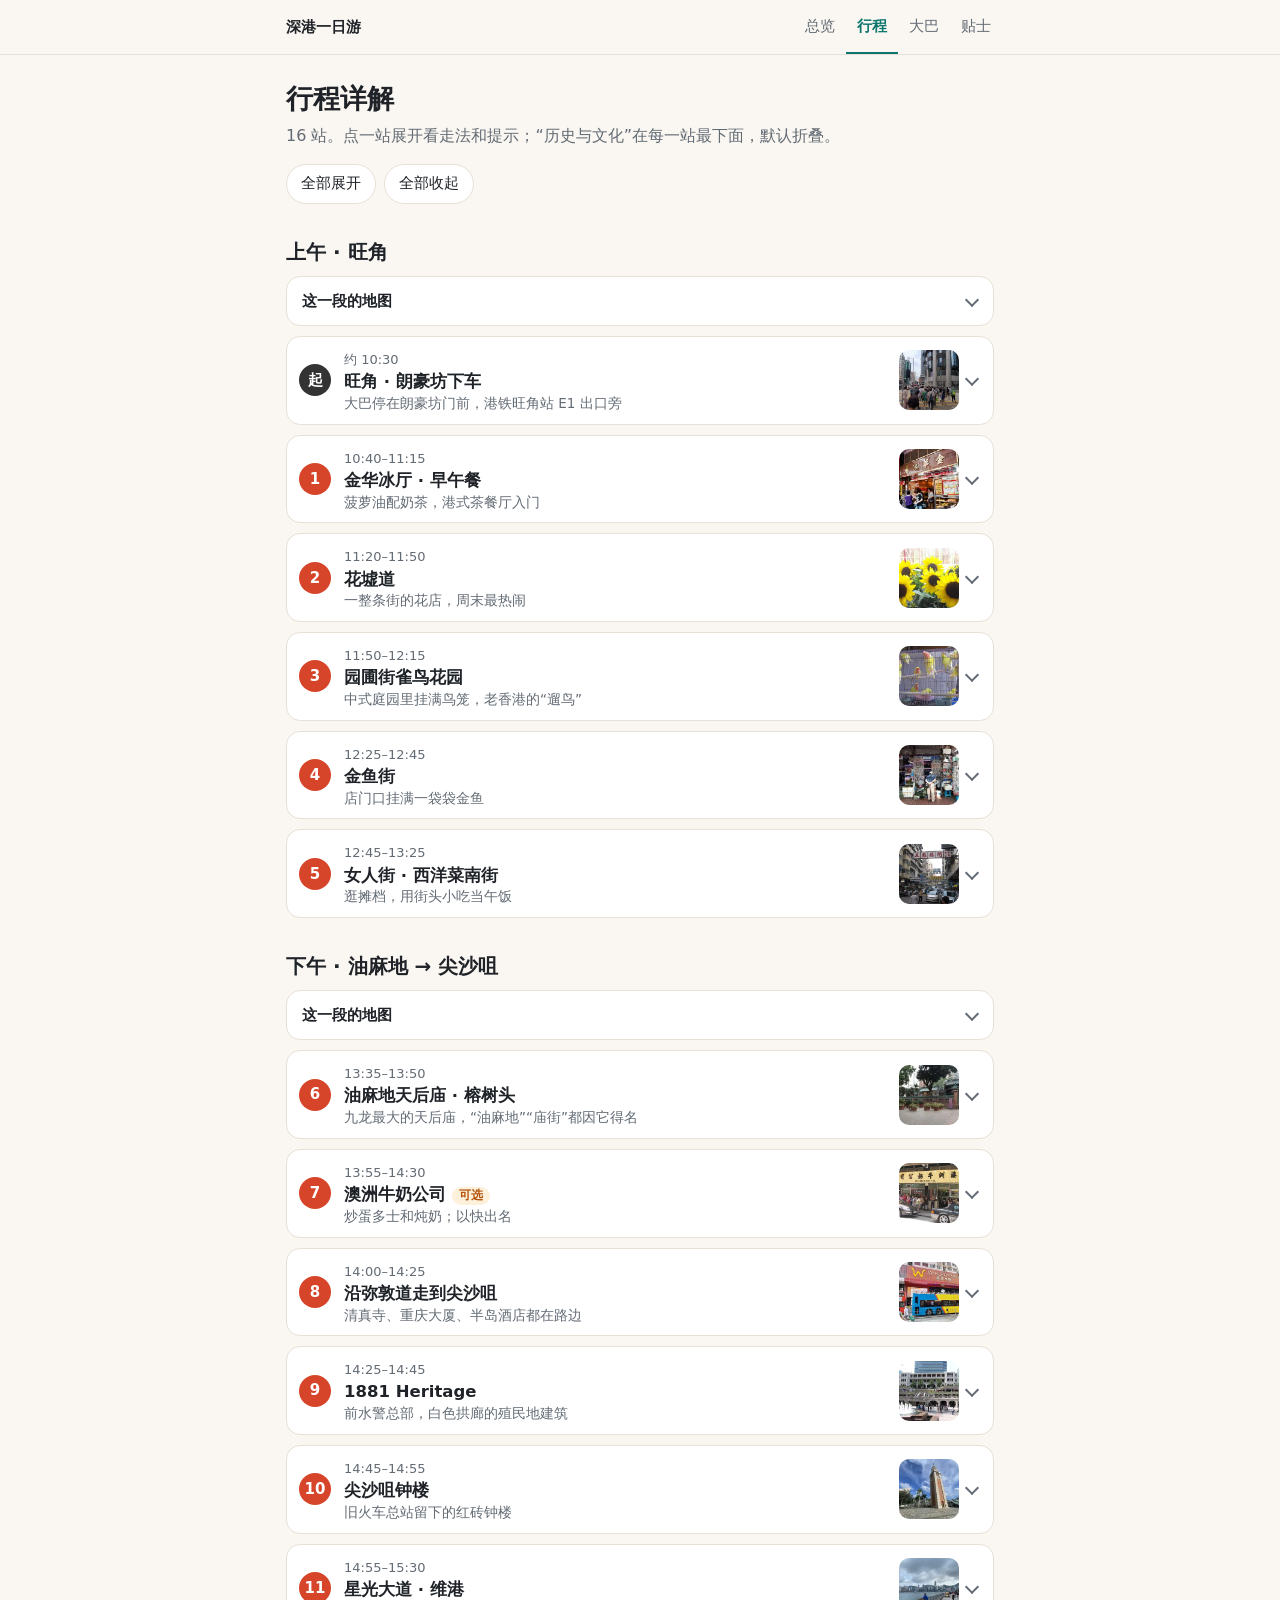
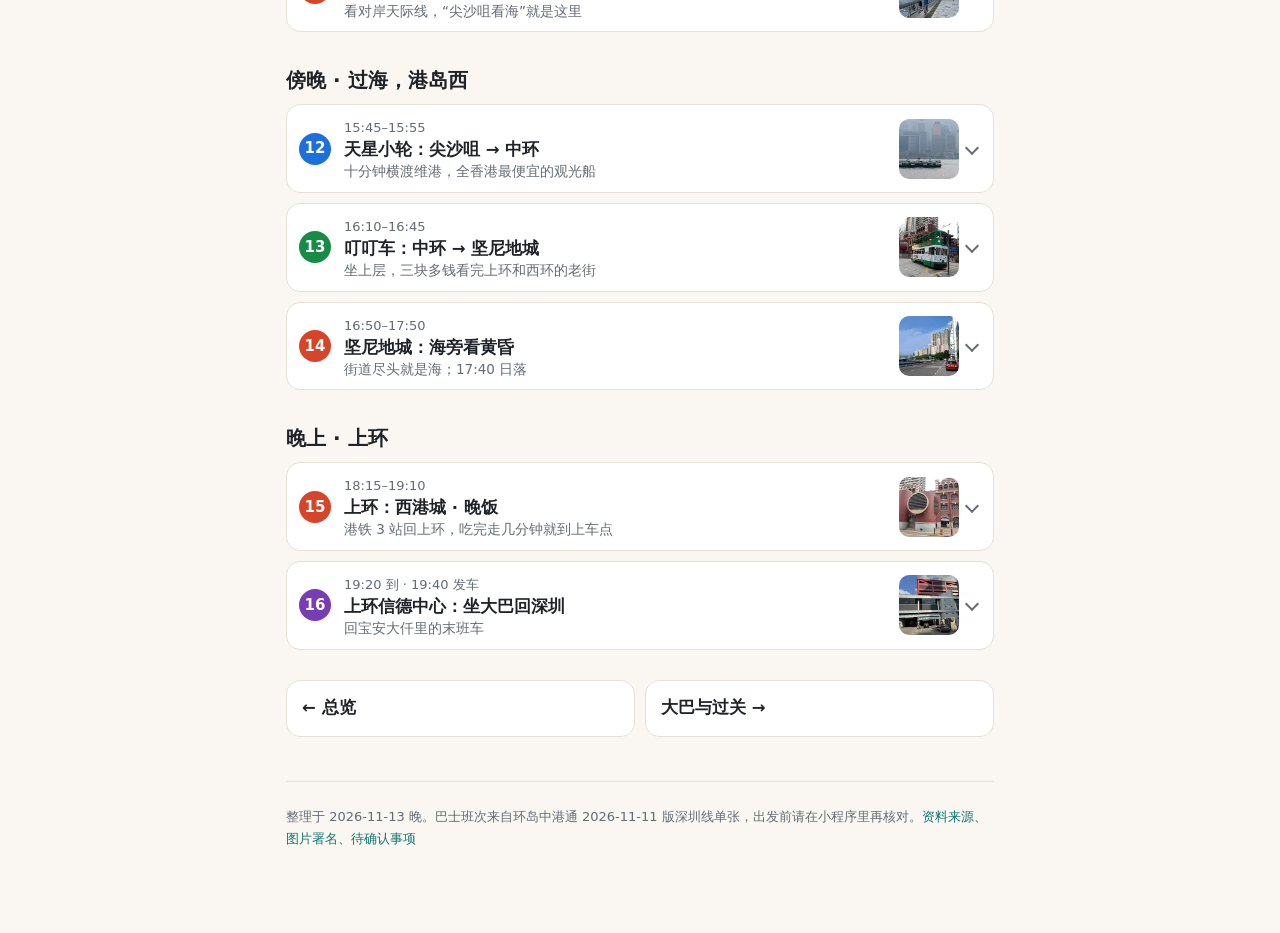
<file: route.html>
<!doctype html>
<html lang="zh-CN">
<head>
<meta charset="utf-8">
<meta name="viewport" content="width=device-width,initial-scale=1">
<title>行程详解 · 深圳→香港周六一日游</title>
<meta name="description" content="旺角、油麻地、尖沙咀、中环、坚尼地城、上环 16 站的走法、吃什么和历史文化。">
<link rel="stylesheet" href="assets/style.css">
</head>
<body>
<header class="top"><div class="in"><a class="brand" href="index.html">深港一日游</a><nav><a href="index.html">总览</a><a href="route.html" class="on">行程</a><a href="bus.html">大巴</a><a href="tips.html">贴士</a></nav></div></header>
<main class="wrap">

<h1>行程详解</h1>
<p class="sub">16 站。点一站展开看走法和提示；“历史与文化”在每一站最下面，默认折叠。</p>
<div class="btns"><button type="button" data-act="open">全部展开</button><button type="button" data-act="close">全部收起</button></div>
<h2>上午 · 旺角</h2><details class="mapbox"><summary>这一段的地图</summary><div class="body"><figure><a href="img/map-mk.webp"><img src="img/map-mk.webp" width="950" height="1350" loading="lazy" alt="旺角：朗豪坊下车，先往北到花墟和雀鸟花园，再沿通菜街往南。"></a><figcaption>旺角：朗豪坊下车，先往北到花墟和雀鸟花园，再沿通菜街往南。 点图可放大。<span class="cr">底图 © OpenStreetMap contributors（ODbL），路线为示意。</span></figcaption></figure></div></details><details class="stop" id="s0" data-start="10:15" data-end="10:40"><summary><span class="num dark">起</span><span class="st"><span class="time">约 10:30</span><b>旺角 · 朗豪坊下车</b><span class="teaser">大巴停在朗豪坊门前，港铁旺角站 E1 出口旁</span></span><img class="thumb" src="img/langham-t.webp" width="60" height="60" loading="lazy" alt=""></summary><div class="body"><figure><img src="img/langham.webp" width="960" height="720" loading="lazy" alt="朗豪坊前的路口（2024 年）。"><figcaption>朗豪坊前的路口（2024 年）。 <span class="cr"><a href="https://commons.wikimedia.org/wiki/File:HK_MK_Mong_Kok_visitors_August_2024_R12S_03.jpg" title="Wikimedia Commons 原图">MONLKDWOEA oilsa · CC0</a></span></figcaption></figure><dl class="kv"><dt>下车后</dt><dd>朗豪坊商场里有洗手间。然后沿西洋菜南街往北走，去吃早午餐。</dd><dt>下雨</dt><dd>周六早上预报有骤雨。雨大就先在商场里等一会儿，或者直接进金华冰厅慢慢吃。</dd></dl><details class="more"><summary>历史与文化：“旺角”原来叫“芒角”</summary><div class="body"><p>这里古称<b>芒角</b>：一片长满芒草、伸进海里的海角。1819 年的《新安县志》已经记有芒角村，村民多是客家人，种菜、种花、养猪养鸡。</p><p>今天的街名还留着当年的田地：<b>西洋菜街</b>种西洋菜，<b>通菜街</b>种通菜（空心菜），<b>花园街</b>种花。1860 年九龙半岛割让后，村民把菜和花运到对岸港岛去卖。后来填海、修路，“芒角”改写成吉利的“旺角”，英文 Mong Kok 仍是“芒角”的读音。</p><p>吉尼斯世界纪录曾把旺角称为全世界最繁忙的地区，人口密度约每平方公里 13 万人。<b>朗豪坊</b>是 2004 年开业的市区重建项目，原址包括专门卖鸟的康乐街（“雀仔街”）；鸟贩后来搬到了第 3 站的雀鸟花园。</p></div></details></div></details><details class="stop" id="s1" data-start="10:40" data-end="11:20"><summary><span class="num ">1</span><span class="st"><span class="time">10:40–11:15</span><b>金华冰厅 · 早午餐</b><span class="teaser">菠萝油配奶茶，港式茶餐厅入门</span></span><img class="thumb" src="img/kamwah-t.webp" width="60" height="60" loading="lazy" alt=""></summary><div class="body"><figure><img src="img/kamwah.webp" width="960" height="637" loading="lazy" alt="金华冰厅门面（2010 年旧照，招牌至今相似）。"><figcaption>金华冰厅门面（2010 年旧照，招牌至今相似）。 <span class="cr"><a href="https://commons.wikimedia.org/wiki/File:HK_%E9%87%91%E8%8F%AF%E5%86%B0%E5%BB%B3_(4709179646).jpg" title="Wikimedia Commons 原图">cliffchen1973 from Kaohsiung, Taiwan · CC BY 2.0</a></span></figcaption></figure><dl class="kv"><dt>怎么走</dt><dd>朗豪坊沿西洋菜南街往北走约 8 分钟，到弼街右转。地址：太子弼街 47 号。</dd><dt>吃什么</dt><dd><b>菠萝油</b>（招牌）、蛋挞、冻柠茶或热奶茶。人均约 HK$40–60。</dd><dt>提示</dt><dd>周末常排队，要“搭台”（和陌生人拼桌）。排队超过 15 分钟就换附近任何一家茶餐厅，点“常餐”。带现金。点餐用语见<a href="tips.html#cha">贴士页</a>。</dd></dl><figure><img src="img/bun.webp" width="960" height="720" loading="lazy" alt="菠萝油：热菠萝包夹一片冻牛油。"><figcaption>菠萝油：热菠萝包夹一片冻牛油。 <span class="cr"><a href="https://commons.wikimedia.org/wiki/File:Pineapple_bun_with_butter_from_Kim_Kee_Cafe.jpg" title="Wikimedia Commons 原图">Peachyeung316 · CC BY-SA 4.0</a></span></figcaption></figure><details class="more"><summary>历史与文化：冰室、菠萝包和丝袜奶茶</summary><div class="body"><p><b>冰室</b>是茶餐厅的前身：卖冷饮、雪糕、三文治、西饼的平民西式小店，1960 年代以后在香港普及。后来加卖粉面饭，就成了什么都有的茶餐厅。现在还叫“冰室”“冰厅”的老店，多数是 1960–70 年代开的。</p><p><b>菠萝包里没有菠萝</b>。面包顶上那层金黄、裂开的酥皮像菠萝的表皮，所以叫菠萝包；夹一片冻牛油就是“菠萝油”。2014 年，菠萝包制作技艺列入香港非物质文化遗产清单。</p><p><b>港式奶茶</b>又叫“丝袜奶茶”：冲茶用的棉布滤袋被红茶染成褐色，看上去像丝袜。它也在香港非物质文化遗产名录里。把奶茶和咖啡兑在一起叫“鸳鸯”，是香港独创的喝法。</p></div></details></div></details><details class="stop" id="s2" data-start="11:20" data-end="11:50"><summary><span class="num ">2</span><span class="st"><span class="time">11:20–11:50</span><b>花墟道</b><span class="teaser">一整条街的花店，周末最热闹</span></span><img class="thumb" src="img/flower-t.webp" width="60" height="60" loading="lazy" alt=""></summary><div class="body"><figure><img src="img/flower.webp" width="960" height="540" loading="lazy" alt="花墟道花店门口的向日葵。"><figcaption>花墟道花店门口的向日葵。 <span class="cr"><a href="https://commons.wikimedia.org/wiki/File:HK_MongKok_Flower_Market_Road_Yellow_Daisy_Sunflowers_April_2015_RedMi.jpg" title="Wikimedia Commons 原图">MyPlace2015 mm · CC BY-SA 4.0</a></span></figcaption></figure><dl class="kv"><dt>怎么走</dt><dd>从弼街往北，穿过太子道西就是，步行约 6 分钟。</dd><dt>看什么</dt><dd>鲜花、兰花、多肉、盆栽从店里一直摆到人行道上。旁边的园艺街、太子道西也都是花店。</dd><dt>提示</dt><dd>只看不买：<b>鲜花、植物、泥土不能带回内地</b>。下雨时多数店有檐篷，可以沿着店面走。</dd></dl><details class="more"><summary>历史与文化：“墟”是集市</summary><div class="body"><p>“墟”是岭南对定期集市的叫法。旺角一带明清时就是芒角村种花的地方，花园街因此得名；花农在这附近摆卖，慢慢固定成今天的花店街。</p><p>农历新年前，这里会挤得走不动：买年花是香港人过年的大事，桃花求姻缘和人缘，年桔取“吉”，水仙、兰花、剑兰各有好意头。</p></div></details></div></details><details class="stop" id="s3" data-start="11:50" data-end="12:25"><summary><span class="num ">3</span><span class="st"><span class="time">11:50–12:15</span><b>园圃街雀鸟花园</b><span class="teaser">中式庭园里挂满鸟笼，老香港的“遛鸟”</span></span><img class="thumb" src="img/bird-t.webp" width="60" height="60" loading="lazy" alt=""></summary><div class="body"><figure><img src="img/bird.webp" width="960" height="720" loading="lazy" alt="雀鸟花园的鸟笼。"><figcaption>雀鸟花园的鸟笼。 <span class="cr"><a href="https://commons.wikimedia.org/wiki/File:Hong_Kong_Yuen_Po_Street_IMG_5532.JPG" title="Wikimedia Commons 原图">deror_avi · CC BY-SA 3.0</a></span></figcaption></figure><dl class="kv"><dt>怎么走</dt><dd>花墟道走到东头就是入口，步行约 4 分钟。每天 7:00–20:00 开放，免费。</dd><dt>看什么</dt><dd>约 70 个鸟档，卖雀鸟、手工竹鸟笼、瓷食罐和活虫鸟食；老街坊提着鸟笼来聊天、听鸟叫。入口有一幅“百鸟图”石雕。</dd><dt>提示</dt><dd>不要用手逗鸟，拍照别开闪光灯。活鸟不能过关。</dd></dl><details class="more"><summary>历史与文化：从“雀仔街”搬来的鸟市</summary><div class="body"><p>旺角原来有一条专门卖鸟的康乐街，俗称<b>雀仔街</b>。1990 年代那一带重建（后来建成朗豪坊），为了保住这门行当，政府在园圃街另建了这座花园安置鸟贩，1997 年落成，占地约 3,000 平方米。</p><p>养鸟是老一辈广东人的消遣：清早提着鸟笼上茶楼“一盅两件”（一盅茶、两件点心），把鸟笼挂在座位旁，一边喝茶一边听鸟唱。做竹鸟笼是一门快要失传的手艺。</p></div></details></div></details><details class="stop" id="s4" data-start="12:25" data-end="12:45"><summary><span class="num ">4</span><span class="st"><span class="time">12:25–12:45</span><b>金鱼街</b><span class="teaser">店门口挂满一袋袋金鱼</span></span><img class="thumb" src="img/goldfish-t.webp" width="60" height="60" loading="lazy" alt=""></summary><div class="body"><figure><img src="img/goldfish.webp" width="960" height="720" loading="lazy" alt="通菜街北段的水族店。"><figcaption>通菜街北段的水族店。 <span class="cr"><a href="https://commons.wikimedia.org/wiki/File:HK_MK_%E6%97%BA%E8%A7%92_Mongkok_%E5%BC%BC%E8%A1%97_Bute_Street_aquarium_shop_%E9%80%9A%E8%8F%9C%E8%A1%97_Tung_Choi_Street_plastic_bags_goldenfish_market_September_2021_SS2_25.jpg" title="Wikimedia Commons 原图">Moaurpoe Tusiwm · CC BY-SA 4.0</a></span></figcaption></figure><dl class="kv"><dt>怎么走</dt><dd>原路回到弼街。通菜街从弼街往南到旺角道的这一段就是金鱼街，约 10 分钟。</dd><dt>看什么</dt><dd>几十家水族店：金鱼、热带鱼、乌龟、水草，都装在透明塑料袋里挂成一面墙。</dd></dl><details class="more"><summary>历史与文化：为什么用塑料袋卖鱼</summary><div class="body"><p>1950 年代起，金鱼小贩在油麻地火车站（今天的旺角东站）附近摆地摊。1970 年代中，他们嫌摆摊有时间限制，加上养鱼风气兴起，就集中搬进了通菜街的铺位。香港地方小，鱼一直是装在塑料袋里挂着卖，成了这条街的标志。</p><p>广东人讲“水为财”，养金鱼取“金玉满堂”的意头，所以很多店铺和家里都摆鱼缸。</p></div></details></div></details><details class="stop" id="s5" data-start="12:45" data-end="13:30"><summary><span class="num ">5</span><span class="st"><span class="time">12:45–13:25</span><b>女人街 · 西洋菜南街</b><span class="teaser">逛摊档，用街头小吃当午饭</span></span><img class="thumb" src="img/ladies-t.webp" width="60" height="60" loading="lazy" alt=""></summary><div class="body"><div class="duo"><figure><img src="img/ladies.webp" width="960" height="720" loading="lazy" alt="通菜街“女人街”（2005 年旧照）。"><figcaption>通菜街“女人街”（2005 年旧照）。 <span class="cr"><a href="https://commons.wikimedia.org/wiki/File:Busy_scene_in_Tung_Choi_Street_on_2005.jpg" title="Wikimedia Commons 原图">PookieFugglestein · CC0</a></span></figcaption></figure><figure><img src="img/sai.webp" width="960" height="720" loading="lazy" alt="西洋菜南街。"><figcaption>西洋菜南街。 <span class="cr"><a href="https://commons.wikimedia.org/wiki/File:Sai_Yeung_Choi_Street_South_2022.jpg" title="Wikimedia Commons 原图">HilldeFirst · CC BY-SA 4.0</a></span></figcaption></figure></div><dl class="kv"><dt>怎么走</dt><dd>沿通菜街一直往南，过了亚皆老街就是女人街，一路走到登打士街，约 500 米。</dd><dt>看什么</dt><dd><b>女人街</b>：衣服、饰品、手机壳、纪念品，摊档中午起陆续开，可以砍价。平行的<b>西洋菜南街</b>是药妆店、电器店和“楼上书店”；花园街南段是卖运动鞋的“波鞋街”。</dd><dt>午饭</dt><dd>登打士街、豉油街一带小食店最集中：咖喱鱼蛋、烧卖、鸡蛋仔、格仔饼、碗仔翅、卤水串（如登打士街 55 号的肥姐小食店）。每样约 HK$15–40，边走边吃。</dd><dt>提示</dt><dd>人多，背包背在前面；先问价再买。</dd></dl><figure><img src="img/snack.webp" width="720" height="960" loading="lazy" alt="鱼蛋和鸡蛋仔，最常见的两样街头小吃。"><figcaption>鱼蛋和鸡蛋仔，最常见的两样街头小吃。 <span class="cr"><a href="https://commons.wikimedia.org/wiki/File:Fish_balls_and_egg_waffle_%E9%AD%9A%E8%9B%8B,_%E9%9B%9E%E8%9B%8B%E4%BB%94_(31122485665).jpg" title="Wikimedia Commons 原图">Joybot · CC BY-SA 2.0</a></span></figcaption></figure><details class="more"><summary>历史与文化：女人街的来历，和消失的“菜街”卖唱</summary><div class="body"><p>1970 年代街上无牌小贩很多。1975 年 3 月，市政局在九龙设立“小贩认可区”，通菜街这一段是<b>第一个</b>。早期摊档多卖女装和女性用品，所以叫女人街。</p><p>西洋菜南街从 2000 年底起是行人专用区，入夜后满街卖唱、杂耍，很热闹，也吵得居民受不了。区议会投票后，行人专用区在 <b>2018 年 8 月</b>取消，汽车重新开了进来。</p><p>登打士街传统上是旺角和油麻地的分界。2004 年在通菜街和豉油街交界挖出过东汉的陶器：这片闹市，两千年前就有人住。</p></div></details></div></details><h2>下午 · 油麻地 → 尖沙咀</h2><details class="mapbox"><summary>这一段的地图</summary><div class="body"><figure><a href="img/map-tst.webp"><img src="img/map-tst.webp" width="806" height="1290" loading="lazy" alt="沿弥敦道往南，到尖沙咀海边。"></a><figcaption>沿弥敦道往南，到尖沙咀海边。 点图可放大。<span class="cr">底图 © OpenStreetMap contributors（ODbL），路线为示意。</span></figcaption></figure></div></details><details class="stop" id="s6" data-start="13:30" data-end="13:55"><summary><span class="num ">6</span><span class="st"><span class="time">13:35–13:50</span><b>油麻地天后庙 · 榕树头</b><span class="teaser">九龙最大的天后庙，“油麻地”“庙街”都因它得名</span></span><img class="thumb" src="img/tinhau-t.webp" width="60" height="60" loading="lazy" alt=""></summary><div class="body"><div class="duo"><figure><img src="img/tinhau.webp" width="960" height="720" loading="lazy" alt="天后庙。"><figcaption>天后庙。 <span class="cr"><a href="https://commons.wikimedia.org/wiki/File:Tin_Hau_Temple_Complex,_Yau_Ma_Tei_03.jpg" title="Wikimedia Commons 原图">Underwaterbuffalo · CC BY-SA 4.0</a></span></figcaption></figure><figure><img src="img/banyan.webp" width="960" height="720" loading="lazy" alt="庙前的榕树头广场。"><figcaption>庙前的榕树头广场。 <span class="cr"><a href="https://commons.wikimedia.org/wiki/File:Yau_Ma_Tei_Community_Centre_Rest_Garden_view_202005.jpg" title="Wikimedia Commons 原图">Wpcpey · CC BY 4.0</a></span></figcaption></figure></div><dl class="kv"><dt>怎么走</dt><dd>登打士街走到弥敦道，左转往南约 8 分钟，到众坊街右转，庙就在庙街边上。</dd><dt>看什么</dt><dd>五座建筑并排：天后庙正殿、观音楼、城隍庙、社坛、书院。庙前榕树下常有老人下棋。开放时间约 9:00–17:00。</dd><dt>提示</dt><dd>庙里香火很旺，不要对着神像开闪光灯。庙街夜市傍晚才摆，白天只是普通街道。</dd></dl><details class="more"><summary>历史与文化：渔民的庙，和“油麻地”三个字</summary><div class="body"><p>1865 年，水上人（渔民）在海边建了一座小天后庙。<b>天后</b>就是妈祖，是渔民和航海人的保护神。1874 年大风灾把庙毁了，街坊集资在现址重建，1876 年动工，到 1890 年才全部完成。</p><p>当年庙前的空地是渔民晒船上麻缆的地方，周围开了很多卖桐油、麻缆、修船的店，这一带就叫<b>油麻地</b>。庙南、庙北的两条街后来合称<b>庙街</b>。那时庙门对着海，后来一再填海，现在已经看不到海了。</p><p>庙前广场叫<b>榕树头</b>。以前入夜后有人说书、唱曲、算命、卖艺，被叫做“平民夜总会”。2020 年，整个庙宇建筑群列为法定古迹。</p></div></details></div></details><details class="stop" id="s7" data-start="13:55" data-end="14:00"><summary><span class="num ">7</span><span class="st"><span class="time">13:55–14:30</span><b>澳洲牛奶公司<span class="tag">可选</span></b><span class="teaser">炒蛋多士和炖奶；以快出名</span></span><img class="thumb" src="img/adc-t.webp" width="60" height="60" loading="lazy" alt=""></summary><div class="body"><figure><img src="img/adc.webp" width="960" height="720" loading="lazy" alt="澳洲牛奶公司门口的队伍（2011 年）。"><figcaption>澳洲牛奶公司门口的队伍（2011 年）。 <span class="cr"><a href="https://commons.wikimedia.org/wiki/File:Australia_Dairy_Company_outlook.JPG" title="Wikimedia Commons 原图">圍棋一級 · CC BY-SA 3.0</a></span></figcaption></figure><dl class="kv"><dt>位置</dt><dd>佐敦白加士街 47–49 号，从天后庙往南走约 8 分钟。</dd><dt>吃什么</dt><dd>炒蛋多士、蛋白炖鲜奶、杏汁炖鸡蛋（都有冷热）。人均约 HK$40–60。</dd><dt>提示</dt><dd>先想好吃什么再坐下，要搭台，吃完就走。逢周四休息，带现金。周六常排 20 分钟以上，<b>超过就放弃</b>。</dd><dt>代价</dt><dd>吃这一站要多花约 35 分钟。吃了，就要在尖沙咀少逛半小时，或者第 13 站不坐叮叮车、改坐港铁。</dd></dl><details class="more"><summary>历史与文化：为什么叫“澳洲”</summary><div class="body"><p>1970 年开业。店主年轻时在澳洲的农场做过工，所以起了这个名字。它不卖饭和面，只有多士、炒蛋、通粉、炖奶，是老式冰室的路数。</p><p>这家店出名的是速度：点完菜十几秒就上桌，很多人从坐下到结账只用十来分钟，店员催客人也是出了名的。可以把它当作香港“快”文化的一个标本来看。</p></div></details></div></details><details class="stop" id="s8" data-start="14:00" data-end="14:25"><summary><span class="num ">8</span><span class="st"><span class="time">14:00–14:25</span><b>沿弥敦道走到尖沙咀</b><span class="teaser">清真寺、重庆大厦、半岛酒店都在路边</span></span><img class="thumb" src="img/nathan-t.webp" width="60" height="60" loading="lazy" alt=""></summary><div class="body"><figure><img src="img/nathan.webp" width="960" height="720" loading="lazy" alt="弥敦道油麻地段（2024 年）。"><figcaption>弥敦道油麻地段（2024 年）。 <span class="cr"><a href="https://commons.wikimedia.org/wiki/File:HK_YTM_%E6%B2%B9%E9%BA%BB%E5%9C%B0_Yau_Ma_Tei_%E5%BD%8C%E6%95%A6%E9%81%93_Nathan_Road_Waterloo_Road_Windsor_SPA_topless_bus_July_2024_R12S.jpg" title="Wikimedia Commons 原图">SUNWHEAIW Shengaou · CC0</a></span></figcaption></figure><dl class="kv"><dt>怎么走</dt><dd>沿弥敦道一直往南，约 1.6 km，走 20–25 分钟。累了就坐港铁：油麻地站或佐敦站 → 尖沙咀站。</dd><dt>沿途</dt><dd>佐敦道口 → 九龙公园外的一排老榕树 → 九龙清真寺 → 重庆大厦 → 半岛酒店 → 梳士巴利道。</dd></dl><div class="trio"><figure><img src="img/mosque.webp" width="960" height="720" loading="lazy" alt="九龙清真寺"><figcaption>九龙清真寺 <span class="cr"><a href="https://commons.wikimedia.org/wiki/File:HK_TST_Tsim_Sha_Tsui_Nathan_Road_Kowloon_Mosque_and_Islamic_Centre_May_2026_R12S_01.jpg" title="Wikimedia Commons 原图">ISDATES MBORSZY 88000 · CC0</a></span></figcaption></figure><figure><img src="img/chungking.webp" width="960" height="720" loading="lazy" alt="重庆大厦"><figcaption>重庆大厦 <span class="cr"><a href="https://commons.wikimedia.org/wiki/File:HK_TST_%E5%B0%96%E6%B2%99%E5%92%80_Tsim_Sha_Tsui_%E5%BD%8C%E6%95%A6%E9%81%93_Nathan_Road_%E9%87%8D%E6%85%B6%E5%A4%A7%E5%BB%88_ChungKing_Mansions_October_2024_R12S_01.jpg" title="Wikimedia Commons 原图">Chausm SL Psamdimu · CC0</a></span></figcaption></figure><figure><img src="img/peninsula.webp" width="960" height="720" loading="lazy" alt="半岛酒店"><figcaption>半岛酒店 <span class="cr"><a href="https://commons.wikimedia.org/wiki/File:HK_YTM_TST_Peninsula_Hotel_Hong_Kong_front_facade_September_2025_R12S.jpg" title="Wikimedia Commons 原图">93MAINGMaisee Hungom · CC0</a></span></figcaption></figure></div><details class="more"><summary>历史与文化：“弥敦的蠢事”，和路边三座楼</summary><div class="body"><p><b>弥敦道</b>是九龙的第一条路，1860 年由英军工兵动工，原名罗便臣道。港督弥敦上任后把它拓宽成六车道的林荫大道，那时九龙还很荒凉，这条路被讥为“弥敦的蠢事”。1909 年改名弥敦道，全长 3.6 公里。九龙公园外那一排大榕树，是当年林荫道剩下的。</p><p><b>九龙清真寺</b>：香港最大的清真寺，可容纳约 3,500 人。最早建于 1896 年，供驻港英军里的穆斯林士兵使用；现在的白色建筑是 1984 年落成的。</p><p><b>重庆大厦</b>：1961 年落成，原本是住宅楼，如今塞满了廉价宾馆、咖喱店、找换店，住客和商贩来自世界各地。王家卫 1994 年的电影《重庆森林》在这里取过景。</p><p><b>半岛酒店</b>：1928 年开业。1941 年 12 月 25 日，港督杨慕琦在酒店三楼的日军司令部投降，香港沦陷，这一天被称为“黑色圣诞”。门口的绿色劳斯莱斯车队和大堂下午茶是它的招牌。</p></div></details></div></details><details class="stop" id="s9" data-start="14:25" data-end="14:45"><summary><span class="num ">9</span><span class="st"><span class="time">14:25–14:45</span><b>1881 Heritage</b><span class="teaser">前水警总部，白色拱廊的殖民地建筑</span></span><img class="thumb" src="img/h1881-t.webp" width="60" height="60" loading="lazy" alt=""></summary><div class="body"><figure><img src="img/h1881.webp" width="960" height="718" loading="lazy" alt="1881 Heritage 的主楼和广场。"><figcaption>1881 Heritage 的主楼和广场。 <span class="cr"><a href="https://commons.wikimedia.org/wiki/File:1881_Heritage.JPG" title="Wikimedia Commons 原图">Alan · CC BY-SA 3.0</a></span></figcaption></figure><dl class="kv"><dt>位置</dt><dd>弥敦道走到尽头右转，广东道和梳士巴利道交界。免费进入。</dd><dt>看什么</dt><dd>维多利亚式主楼和拱廊、圆形的时间球塔、红砖的旧九龙消防局。</dd></dl><details class="more"><summary>历史与文化：水警、时间球和一场争议</summary><div class="body"><p>这里是<b>前水警总部</b>，1884 年落成，一直用到 1996 年，是香港现存最古老的政府建筑之一，1994 年列为法定古迹。主楼当年就在海边，楼前的马路和海滨都是后来填出来的。日占时期这里是日本海军的基地。</p><p><b>时间球塔</b>：每天上午把一个铜球升到杆顶，下午 1 点整落下，港里的船看到就能校准航海钟。这套装置用到 1907 年。</p><p>2003 年政府把它批给长江实业改建成酒店和商场，2009 年开放。这是香港第一个由私人发展商主导的古迹活化项目，但改建时把原来的小山和大部分大树都移走了，受到不少批评。</p></div></details></div></details><details class="stop" id="s10" data-start="14:45" data-end="14:55"><summary><span class="num ">10</span><span class="st"><span class="time">14:45–14:55</span><b>尖沙咀钟楼</b><span class="teaser">旧火车总站留下的红砖钟楼</span></span><img class="thumb" src="img/clock-t.webp" width="60" height="60" loading="lazy" alt=""></summary><div class="body"><figure><img src="img/clock.webp" width="960" height="720" loading="lazy" alt="尖沙咀钟楼。"><figcaption>尖沙咀钟楼。 <span class="cr"><a href="https://commons.wikimedia.org/wiki/File:Former_Kowloon-Canton_Railway_Clock_Tower_202406.jpg" title="Wikimedia Commons 原图">Asatsuyu2022 · CC BY-SA 4.0</a></span></figcaption></figure><dl class="kv"><dt>位置</dt><dd>过马路往海边走 3 分钟，天星码头旁边、香港文化中心前面。</dd><dt>看什么</dt><dd>红砖和花岗石砌成，高 44 米。每天 8:00 到午夜整点报时。</dd></dl><details class="more"><summary>历史与文化：从这里可以坐火车去广州</summary><div class="body"><p>钟楼是<b>九广铁路尖沙咀总站</b>的一部分，1915 年建成，车站 1916 年启用。那时从这里上车可以直达广州，再接内地的铁路北上。</p><p>1975 年总站搬到红磡，旧车站在 1977 年拆除。当时有保育团体请愿反对，最后只留下了钟楼。原来车站的位置建起了香港文化中心、太空馆和艺术馆。钟楼 1990 年列为法定古迹。</p><p>钟声在 1950 年停了，直到 2021 年 12 月才恢复。</p><p>顺带一说：尖沙咀旧称<b>香埗头</b>，东莞一带出产的香木从这里装船运出。有一种说法认为，“香港”这个名字就和这门香木生意有关。</p></div></details></div></details><details class="stop" id="s11" data-start="14:55" data-end="15:45"><summary><span class="num ">11</span><span class="st"><span class="time">14:55–15:30</span><b>星光大道 · 维港</b><span class="teaser">看对岸天际线，“尖沙咀看海”就是这里</span></span><img class="thumb" src="img/avenue-t.webp" width="60" height="60" loading="lazy" alt=""></summary><div class="body"><figure><img src="img/avenue.webp" width="960" height="720" loading="lazy" alt="星光大道，对岸是港岛。"><figcaption>星光大道，对岸是港岛。 <span class="cr"><a href="https://commons.wikimedia.org/wiki/File:Avenue_of_Stars_01-10-2022(1).jpg" title="Wikimedia Commons 原图">LN9267 · CC BY-SA 4.0</a></span></figcaption></figure><dl class="kv"><dt>怎么走</dt><dd>从钟楼沿海滨长廊往东走 8–10 分钟。</dd><dt>看什么</dt><dd>对岸从中环到湾仔的高楼。栏杆上有电影人的手印，还有李小龙和梅艳芳的铜像。旁边的 K11 MUSEA 可以进去歇脚、上洗手间。</dd><dt>提示</dt><dd><b>15:25 往回走</b>，回天星码头约 12 分钟，赶 15:45 前后的船。</dd></dl><details class="more"><summary>历史与文化：电影、货仓码头和维多利亚港</summary><div class="body"><p><b>星光大道</b>仿照好莱坞星光大道，2004 年开放，纪念香港电影人；2019 年翻新后重开。李小龙铜像立于 2005 年，梅艳芳铜像立于 2014 年。</p><p>旁边 <b>K11 MUSEA</b> 这块地，1910 年起是蓝烟囱货仓码头（Holt's Wharf），曾是重要的货运和铁路转运点；1970–80 年代改建为新世界中心，2019 年变成现在的艺术商场。名字来自“A Muse by the Sea”（海边的缪斯）。</p><p><b>维多利亚港</b>以英国维多利亚女王命名，水深、避风，是香港成为港口城市的根本。多年填海让它越来越窄，1997 年起有专门的法例限制在港内填海。每晚 8 点两岸有“幻彩咏香江”灯光秀，这次赶不上。</p></div></details></div></details><h2>傍晚 · 过海，港岛西</h2><details class="stop" id="s12" data-start="15:45" data-end="16:00"><summary><span class="num blue">12</span><span class="st"><span class="time">15:45–15:55</span><b>天星小轮：尖沙咀 → 中环</b><span class="teaser">十分钟横渡维港，全香港最便宜的观光船</span></span><img class="thumb" src="img/ferry-t.webp" width="60" height="60" loading="lazy" alt=""></summary><div class="body"><figure><img src="img/ferry.webp" width="960" height="640" loading="lazy" alt="天星小轮横渡维港。"><figcaption>天星小轮横渡维港。 <span class="cr"><a href="https://commons.wikimedia.org/wiki/File:2024-12-27_A_Star_Ferry_crosses_Victoria_Harbour_2.jpg" title="Wikimedia Commons 原图">Alexkom000 · CC BY 4.0</a></span></figcaption></figure><dl class="kv"><dt>怎么坐</dt><dd>尖沙咀天星码头，走“中环”的闸口，拍八达通。上层周六约 HK$6.5（天星申请过加到 $8.5，以闸口显示为准）。几分钟一班，航程约 10 分钟。</dd><dt>看什么</dt><dd>坐<b>上层</b>靠船边。开船后回头看钟楼和九龙，往前看中环的高楼。</dd><dt>必须守时</dt><dd>最晚坐 <b>16:00</b> 的船。再晚，到坚尼地城时天就快黑了。</dd></dl><details class="more"><summary>历史与文化：一个巴斯商人、一句诗和一场骚动</summary><div class="body"><p>1880 年代，巴斯商人米泰华拉办起“九龙渡海小轮公司”，1898 年改名<b>天星小轮</b>。他的船全都以“星”命名：晓星、午星、夜星、日星……据说是因为他喜欢丁尼生的诗《过沙洲》，第一句就是“日落与晚星”。</p><p>1966 年，天星小轮申请把头等船费从 2 角加到 2 角 5 仙。青年苏守忠在中环码头绝食抗议，被捕后引发了连续几晚的九龙骚动。</p><p>中环原来的天星码头（带钟楼的爱丁堡广场码头）因为填海在 2006 年拆除，当时很多市民到场反对，是香港保育运动的标志性事件。现在的中环 7 号码头是之后启用的。</p></div></details></div></details><details class="stop" id="s13" data-start="16:00" data-end="16:50"><summary><span class="num green">13</span><span class="st"><span class="time">16:10–16:45</span><b>叮叮车：中环 → 坚尼地城</b><span class="teaser">坐上层，三块多钱看完上环和西环的老街</span></span><img class="thumb" src="img/tram-t.webp" width="60" height="60" loading="lazy" alt=""></summary><div class="body"><div class="duo"><figure><img src="img/tram.webp" width="960" height="720" loading="lazy" alt="上环西港城旁的叮叮车。"><figcaption>上环西港城旁的叮叮车。 <span class="cr"><a href="https://commons.wikimedia.org/wiki/File:201911_Hong_Kong_Tramways_2_at_Western_Market_Terminus.jpg" title="Wikimedia Commons 原图">TiamHeiyPoastarod · CC BY-SA 4.0</a></span></figcaption></figure><figure><img src="img/tramtop.webp" width="960" height="720" loading="lazy" alt="上层车厢。"><figcaption>上层车厢。 <span class="cr"><a href="https://commons.wikimedia.org/wiki/File:HK_tram_95_upper_deck_interior_November_2021_SS2_02.jpg" title="Wikimedia Commons 原图">Simiaxmhwua 00 · CC BY-SA 4.0</a></span></figcaption></figure></div><details class="mapbox"><summary>地图：中环码头怎么走到电车站</summary><div class="body"><figure><a href="img/map-central.webp"><img src="img/map-central.webp" width="1200" height="738" loading="lazy" alt="右边是中环 7 号码头，绿线是电车。"></a><figcaption>右边是中环 7 号码头，绿线是电车。 点图可放大。<span class="cr">底图 © OpenStreetMap contributors（ODbL），路线为示意。</span></figcaption></figure></div></details><dl class="kv"><dt>去车站</dt><dd>中环 7 号码头上岸，走行人天桥穿过国际金融中心（IFC）商场，到德辅道中（恒生银行总行、中环街市一带），约 10–12 分钟。电车站在马路中间。</dd><dt>怎么坐</dt><dd>等车头写着<b>“坚尼地城 Kennedy Town”</b>的车。<b>后门上车，下车时在前门拍八达通</b>，成人 HK$3.3。上层最前或最后一排视野最好。约 30–35 分钟到总站。</dd><dt>窗外</dt><dd>中环街市 → 西港城（红砖楼）→ 德辅道西“海味街”→ 石塘咀 → 坚尼地城海旁。</dd><dt>提示</dt><dd>写着“石塘咀”“上环（西港城）”的是短途车，不到坚尼地城；上错了就下车等下一辆。时间不够就改坐港铁，中环 → 坚尼地城约 10 分钟。</dd></dl><figure><img src="img/dried.webp" width="960" height="720" loading="lazy" alt="德辅道西的海味铺，坐在电车上就能看到。"><figcaption>德辅道西的海味铺，坐在电车上就能看到。 <span class="cr"><a href="https://commons.wikimedia.org/wiki/File:HK_SYP_%E8%A5%BF%E7%87%9F%E7%9B%A4_Sai_Ying_Pun_%E5%BE%B7%E8%BC%94%E9%81%93%E8%A5%BF_Des_Voeux_Road_West_shop_%E6%B5%B7%E5%91%B3%E4%B9%BE%E8%B2%A8_dried_seafood_Wing_Lee_September_2024_R12S.jpg" title="Wikimedia Commons 原图">JiayouMei XueAm · CC0</a></span></figcaption></figure><details class="more"><summary>历史与文化：沿着旧海岸线走的电车</summary><div class="body"><p><b>香港电车</b> 1904 年通车，1912 年开始用双层车。司机脚下有个踏板，踩下去敲钟提醒行人，“叮叮”就是这么来的。2021 年它拿到一项吉尼斯纪录：全世界最大的服务中双层电车车队。</p><p>电车走的<b>德辅道</b>，原来就是海边。19 世纪中环到西环一带不断填海，新填出来的海旁大道以第 10 任港督德辅命名，电车轨道铺在上面。所以坐电车，其实是沿着一百多年前的海岸线走。</p><p><b>上环</b>是开埠后华人最早聚居的地方，1841 年英军就是在这里的水坑口一带登陆。做内地和南洋货物转口的商行叫<b>南北行</b>，海味、参茸、药材这些专门街，就是那段转口贸易留下的。</p><p><b>石塘咀</b>在 1903 到 1935 年间是妓院和酒楼集中的地方，人称“塘西风月”。梅艳芳、张国荣主演的电影《胭脂扣》讲的就是那里的故事。</p><p><b>中环街市</b>是 1939 年启用的包豪斯风格街市，2021 年活化后重新开放。连着它的半山自动扶梯全长约 800 米。</p></div></details></div></details><details class="stop" id="s14" data-start="16:50" data-end="17:55"><summary><span class="num ">14</span><span class="st"><span class="time">16:50–17:50</span><b>坚尼地城：海旁看黄昏</b><span class="teaser">街道尽头就是海；17:40 日落</span></span><img class="thumb" src="img/praya-t.webp" width="60" height="60" loading="lazy" alt=""></summary><div class="body"><figure><a href="img/map-kt.webp"><img src="img/map-kt.webp" width="820" height="686" loading="lazy" alt="坚尼地城：电车总站 → 新海旁 → 海滨长廊 → 港铁站。"></a><figcaption>坚尼地城：电车总站 → 新海旁 → 海滨长廊 → 港铁站。 点图可放大。<span class="cr">底图 © OpenStreetMap contributors（ODbL），路线为示意。</span></figcaption></figure><div class="duo"><figure><img src="img/praya.webp" width="720" height="960" loading="lazy" alt="新海旁：马路外面就是海（2007 年）。"><figcaption>新海旁：马路外面就是海（2007 年）。 <span class="cr"><a href="https://commons.wikimedia.org/wiki/File:New_Praya,_Kennedy_Town_1.jpg" title="Wikimedia Commons 原图">Minghong · CC BY-SA 3.0</a></span></figcaption></figure><figure><img src="img/ktterm.webp" width="960" height="540" loading="lazy" alt="吉席街，电车在这里掉头。"><figcaption>吉席街，电车在这里掉头。 <span class="cr"><a href="https://commons.wikimedia.org/wiki/File:Trams_lining_up_on_Catchick_Street_near_the_Kennedy_Town_Terminus_(Hong_Kong).jpg" title="Wikimedia Commons 原图">Mk2010 · CC BY-SA 4.0</a></span></figcaption></figure></div><dl class="kv"><dt>走法</dt><dd>① 电车总站下车，往北走 2 分钟到<b>新海旁</b>，在爹核士街口看“街道尽头是海”和电车转弯。② 沿海旁往东走约 5 分钟，到<b>卑路乍湾海滨长廊</b>等日落。③ 天黑前往南走回港铁站，站 C 出口旁有<b>科士街石墙树</b>。</dd><dt>看什么</dt><dd>对岸的西九龙和昂船洲大桥，左边远处是青衣，近处两个小岛是大小青洲。</dd><dt>日落</dt><dd>11 月中旬太阳落在西南偏西，差不多顺着海旁的尽头落下去，最后几分钟可能被西边的楼和摩星岭挡住。这里看的是晚霞、海面和对岸亮灯，不是太阳入海。日落 <b>17:40</b>，约 18:05 天黑。</dd><dt>提示</dt><dd><b>不要站到马路上拍照</b>，这里车多，政府专门立了告示牌。17:50 往港铁站走。</dd></dl><div class="duo"><figure><img src="img/promenade.webp" width="960" height="720" loading="lazy" alt="卑路乍湾海滨长廊（2021 年）。"><figcaption>卑路乍湾海滨长廊（2021 年）。 <span class="cr"><a href="https://commons.wikimedia.org/wiki/File:Belcher_Bay_Promenade_22-09-2021(2).jpg" title="Wikimedia Commons 原图">LN9267 · CC BY-SA 4.0</a></span></figcaption></figure><figure><img src="img/treewall.webp" width="960" height="720" loading="lazy" alt="科士街石墙树（2024 年）。"><figcaption>科士街石墙树（2024 年）。 <span class="cr"><a href="https://commons.wikimedia.org/wiki/File:HK_KT_%E5%A0%85%E5%B0%BC%E5%9C%B0%E5%9F%8E_Kennedy_Town_%E7%A7%91%E5%A3%AB%E8%A1%97_Forbes_Street_%E7%88%B9%E6%A0%B8%E8%A1%97_Davis_Street_%E7%AD%89%E5%BE%85%E6%97%A5%E8%90%BD_await_for_sunset_August_2024_R12S_P0831_09.jpg" title="Wikimedia Commons 原图">HongSingh 6638 Guoeam · CC0</a></span></figcaption></figure></div><details class="more"><summary>历史与文化：港岛的“后院”怎么变成打卡地</summary><div class="body"><p><b>坚尼地城</b>以第 7 任港督坚尼地（1872–1877 年在任）命名，是维多利亚城最西的一角。很长时间里，城市不想要的设施都放在这里：屠房、焚化炉、殓房、家禽和水果批发市场。</p><p>2000 年前后这些设施陆续迁走。<b>2014 年 12 月</b>港铁通到这里以后，老区里开出很多咖啡店和酒吧，旧楼、新楼、电车和海挤在一起。2023 年起，新海旁成了内地游客的热门拍照点。</p><p><b>卑路乍湾</b>的名字来自英国海军军官卑路乍，他在 1841 年测绘了这一带的水域。海滨长廊原来是货物装卸区的一部分，2020 年 10 月开放。新海旁的老海堤，在 2026 年 9 月被建议列为二级历史建筑。</p><p><b>石墙树</b>是香港旧城区特有的景观：早年开山修路，用石块砌挡土墙，榕树的种子落在石缝里，根沿着墙面往下爬，最后把整面墙抱住。</p></div></details></div></details><h2>晚上 · 上环</h2><details class="stop" id="s15" data-start="17:55" data-end="19:15"><summary><span class="num ">15</span><span class="st"><span class="time">18:15–19:10</span><b>上环：西港城 · 晚饭</b><span class="teaser">港铁 3 站回上环，吃完走几分钟就到上车点</span></span><img class="thumb" src="img/wmarket-t.webp" width="60" height="60" loading="lazy" alt=""></summary><div class="body"><figure><a href="img/map-central.webp"><img src="img/map-central.webp" width="1200" height="738" loading="lazy" alt="中环上岸到电车站，以及上环站、晚饭、信德中心的位置。"></a><figcaption>中环上岸到电车站，以及上环站、晚饭、信德中心的位置。 点图可放大。<span class="cr">底图 © OpenStreetMap contributors（ODbL），路线为示意。</span></figcaption></figure><figure><img src="img/wmarket.webp" width="960" height="720" loading="lazy" alt="西港城。"><figcaption>西港城。 <span class="cr"><a href="https://commons.wikimedia.org/wiki/File:HK_SW_%E4%B8%8A%E7%92%B0_Sheung_Wan_On_Tai_Street_%E7%B4%85%E7%A3%9A%E5%B1%8B_red_brick_building_%E8%A5%BF%E6%B8%AF%E5%9F%8E_Western_Market_May_2023_Px3_01.jpg" title="Wikimedia Commons 原图">DaoUiDai HaKungMi 88 · CC BY-SA 4.0</a></span></figcaption></figure><dl class="kv"><dt>怎么走</dt><dd>坚尼地城站坐港岛线往柴湾方向，3 站到<b>上环站</b>，约 6 分钟，17:55 上车的话 18:10 前后到。</dd><dt>西港城</dt><dd>从上环站走 4 分钟。红砖外观随时能看，里面的店多在傍晚关门。</dd><dt>晚饭</dt><dd>下面几家都在上环站附近，走到信德中心 5–12 分钟。营业时间以当天为准，先在地图上确认。<ul><li><b>生记粥品专家</b>（毕街 7–9 号）：鱼片粥、及第粥，出餐快。</li><li><b>九记牛腩</b>（歌赋街 21 号）：清汤牛腩面，常排队，排队长就别等。</li><li><b>沾仔记</b>（中环威灵顿街 98 号）：云吞面、鲮鱼球面。</li><li><b>保险选择</b>：信德中心商场里的快餐，吃完下楼就是上车点。</li></ul></dd><dt>必须守时</dt><dd><b>19:10 结账出发，19:20 到信德中心。</b></dd></dl><details class="more"><summary>历史与文化：香港最老的街市建筑</summary><div class="body"><p><b>西港城</b>建于 1906 年，是旧上环街市的北座，红砖配花岗石，属于英国爱德华时代的风格。它是香港现存最古老的街市建筑，1990 年列为法定古迹，1991 年翻新成商场，楼上有一排从“花布街”搬来的布料店。</p><p>西港城往西，就是电车上看到的海味街和参茸燕窝街。傍晚店铺陆续关门，街上会安静下来。</p></div></details></div></details><details class="stop" id="s16" data-start="19:15" data-end="20:00"><summary><span class="num purple">16</span><span class="st"><span class="time">19:20 到 · 19:40 发车</span><b>上环信德中心：坐大巴回深圳</b><span class="teaser">回宝安大仟里的末班车</span></span><img class="thumb" src="img/shuntak-t.webp" width="60" height="60" loading="lazy" alt=""></summary><div class="body"><figure><img src="img/shuntak.webp" width="960" height="720" loading="lazy" alt="上环信德中心，楼下是港澳码头。"><figcaption>上环信德中心，楼下是港澳码头。 <span class="cr"><a href="https://commons.wikimedia.org/wiki/File:Shun_Tak_Centre_21-02-2024.jpg" title="Wikimedia Commons 原图">LN9267 · CC BY-SA 4.0</a></span></figcaption></figure><dl class="kv"><dt>上车点</dt><dd>信德中心<b>招商局大厦地下 G05 铺位</b>（环岛中港通柜位），港铁上环站 <b>D 出口</b>。不在码头里面。</dd><dt>之后</dt><dd>大巴到深圳湾口岸，下车过关，再坐到宝安大仟里。步骤见<a href="bus.html#back">大巴页</a>。</dd><dt>赶不上</dt><dd>见<a href="bus.html#miss">赶不上末班车怎么办</a>。</dd></dl><details class="more"><summary>历史与文化：两座红格子楼</summary><div class="body"><p><b>信德中心</b>两座大楼 1985–1986 年落成，红色格子外墙很好认。发展商是“赌王”何鸿燊旗下的公司，楼下就是<b>港澳码头</b>，去澳门的喷射船从这里开出，所以这里人流一直很多。</p></div></details></div></details><div class="cards links pager"><a class="card" href="index.html"><b>← 总览</b></a><a class="card" href="bus.html"><b>大巴与过关 →</b></a></div>
<footer>
<p>整理于 2026-11-13 晚。巴士班次来自环岛中港通 2026-11-11 版深圳线单张，出发前请在小程序里再核对。<a href="about.html">资料来源、图片署名、待确认事项</a></p>
</footer>
</main>
<script src="assets/app.js"></script>
</body>
</html>
</file>
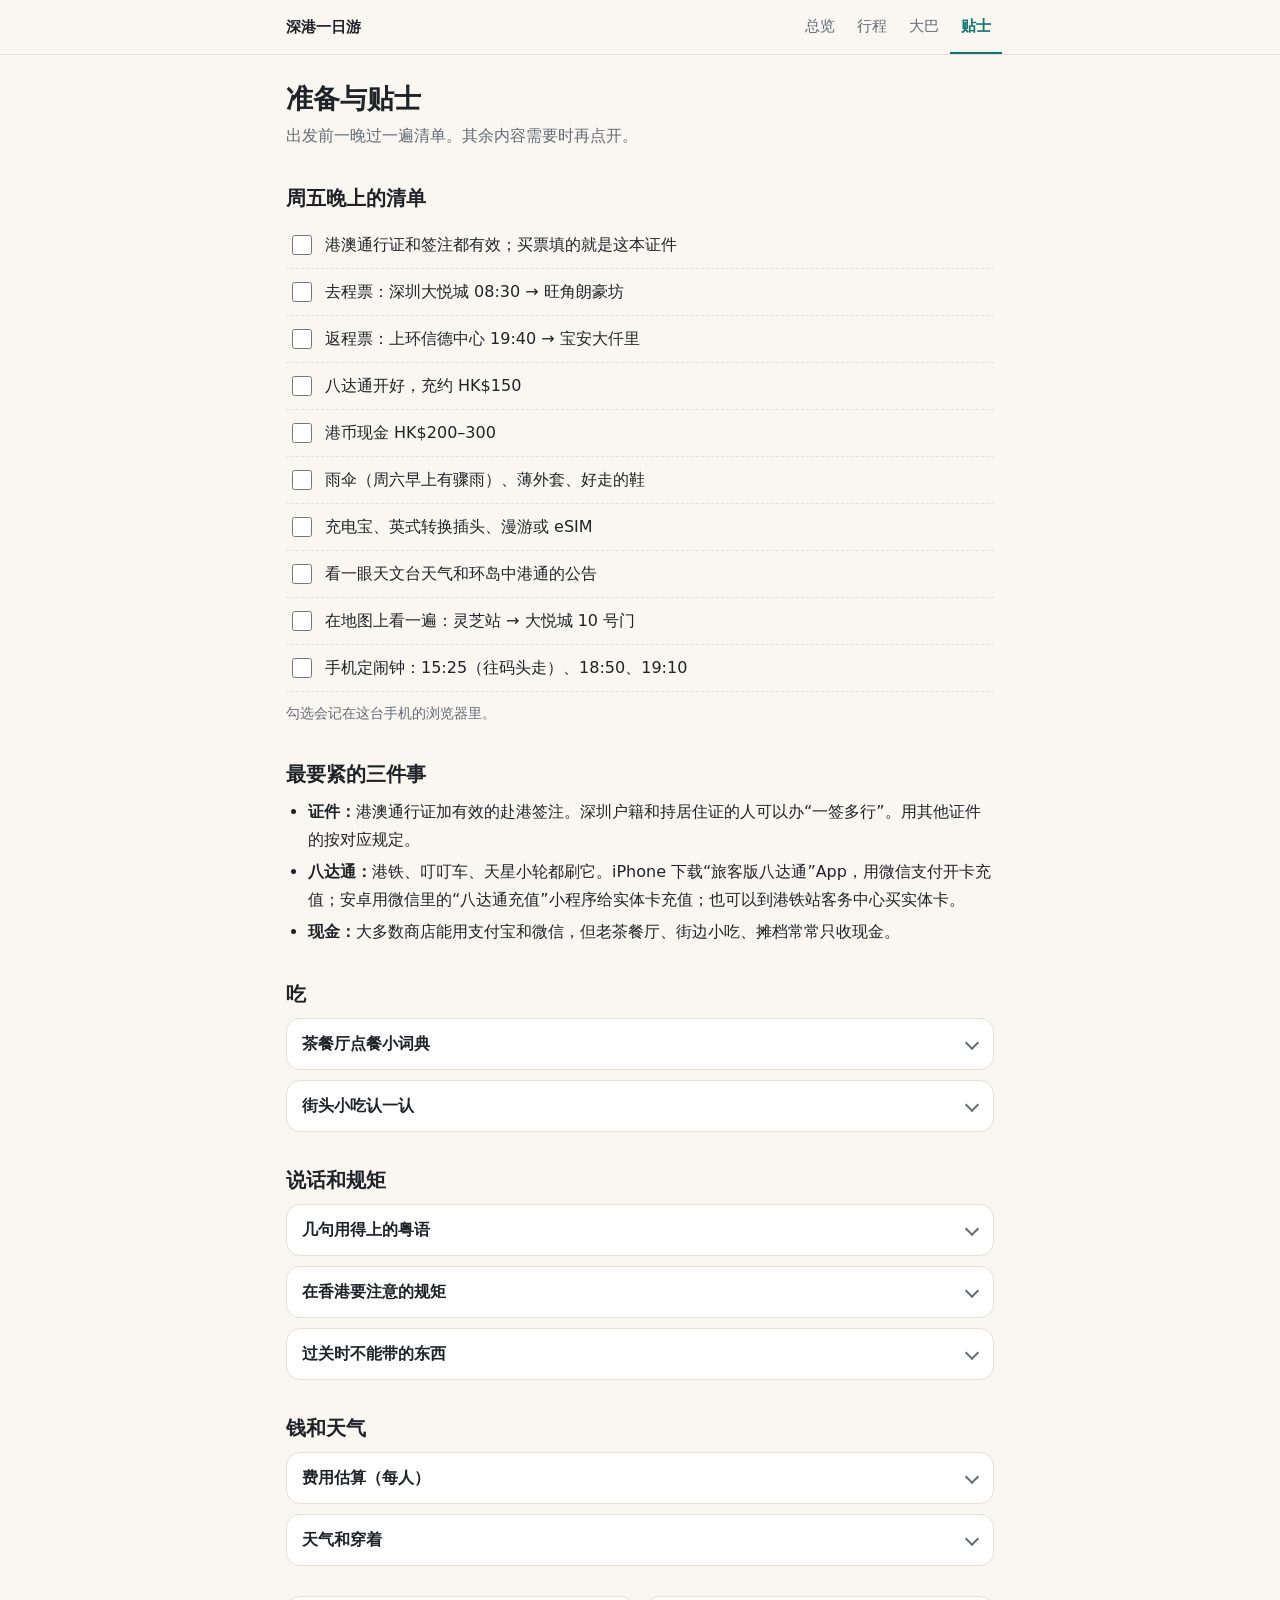
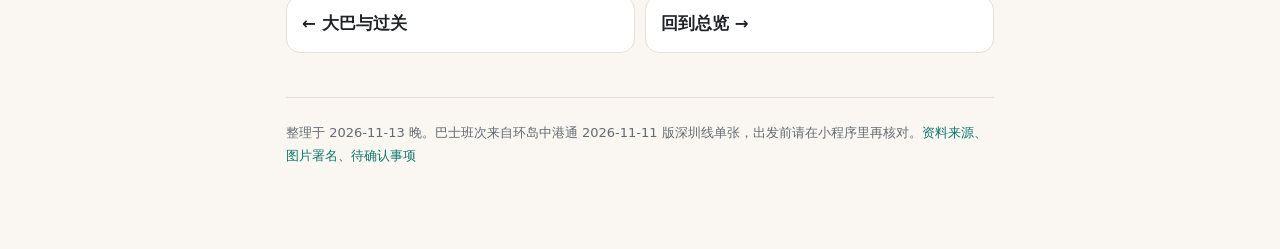
<file: tips.html>
<!doctype html>
<html lang="zh-CN">
<head>
<meta charset="utf-8">
<meta name="viewport" content="width=device-width,initial-scale=1">
<title>准备与贴士 · 深圳→香港周六一日游</title>
<meta name="description" content="出发前清单、八达通、茶餐厅点餐用语、粤语、规矩和费用估算。">
<link rel="stylesheet" href="assets/style.css">
</head>
<body>
<header class="top"><div class="in"><a class="brand" href="index.html">深港一日游</a><nav><a href="index.html">总览</a><a href="route.html">行程</a><a href="bus.html">大巴</a><a href="tips.html" class="on">贴士</a></nav></div></header>
<main class="wrap">

<h1>准备与贴士</h1>
<p class="sub">出发前一晚过一遍清单。其余内容需要时再点开。</p>

<h2>周五晚上的清单</h2>
<ul class="chk">
<li><label><input type="checkbox" id="c0"><span>港澳通行证和签注都有效；买票填的就是这本证件</span></label></li><li><label><input type="checkbox" id="c1"><span>去程票：深圳大悦城 08:30 → 旺角朗豪坊</span></label></li><li><label><input type="checkbox" id="c2"><span>返程票：上环信德中心 19:40 → 宝安大仟里</span></label></li><li><label><input type="checkbox" id="c3"><span>八达通开好，充约 HK$150</span></label></li><li><label><input type="checkbox" id="c4"><span>港币现金 HK$200–300</span></label></li><li><label><input type="checkbox" id="c5"><span>雨伞（周六早上有骤雨）、薄外套、好走的鞋</span></label></li><li><label><input type="checkbox" id="c6"><span>充电宝、英式转换插头、漫游或 eSIM</span></label></li><li><label><input type="checkbox" id="c7"><span>看一眼天文台天气和环岛中港通的公告</span></label></li><li><label><input type="checkbox" id="c8"><span>在地图上看一遍：灵芝站 → 大悦城 10 号门</span></label></li><li><label><input type="checkbox" id="c9"><span>手机定闹钟：15:25（往码头走）、18:50、19:10</span></label></li>
</ul>
<p class="small">勾选会记在这台手机的浏览器里。</p>

<h2>最要紧的三件事</h2>
<ul>
<li><b>证件：</b>港澳通行证加有效的赴港签注。深圳户籍和持居住证的人可以办“一签多行”。用其他证件的按对应规定。</li>
<li><b>八达通：</b>港铁、叮叮车、天星小轮都刷它。iPhone 下载“旅客版八达通”App，用微信支付开卡充值；安卓用微信里的“八达通充值”小程序给实体卡充值；也可以到港铁站客务中心买实体卡。</li>
<li><b>现金：</b>大多数商店能用支付宝和微信，但老茶餐厅、街边小吃、摊档常常只收现金。</li>
</ul>
<h2>吃</h2><div id="cha"></div><details class=""><summary>茶餐厅点餐小词典</summary><div class="body">
<div class="duo"><figure><img src="img/milktea.webp" width="955" height="960" loading="lazy" alt="黑白淡奶的杯子，茶餐厅的标志。"><figcaption>黑白淡奶的杯子，茶餐厅的标志。 <span class="cr"><a href="https://commons.wikimedia.org/wiki/File:Hong_Kong_Milk_Tea,_Cha_Chaan_Teng-style_with_Black_and_White_cup.jpg" title="Wikimedia Commons 原图">Nikoletic126 · CC0</a></span></figcaption></figure><figure><img src="img/bun.webp" width="960" height="720" loading="lazy" alt="菠萝油。"><figcaption>菠萝油。 <span class="cr"><a href="https://commons.wikimedia.org/wiki/File:Pineapple_bun_with_butter_from_Kim_Kee_Cafe.jpg" title="Wikimedia Commons 原图">Peachyeung316 · CC BY-SA 4.0</a></span></figcaption></figure></div>
<div class="tw"><table>
<tr><th>你会听到 / 看到</th><th>意思</th></tr>
<tr><td>搭台（搭枱）</td><td>和陌生人拼桌，很正常。</td></tr>
<tr><td>埋单</td><td>结账。多数店是拿着单子到门口柜台付。</td></tr>
<tr><td>常餐 / 快餐 / 特餐</td><td>固定套餐，含饮品。常餐一般是通粉或公仔面，加煎蛋、多士。</td></tr>
<tr><td>多士 / 西多士 / 奶油多</td><td>吐司 / 炸过的法式吐司 / 炼奶牛油吐司。</td></tr>
<tr><td>公仔面 / 通粉 / 意粉</td><td>方便面 / 通心粉 / 意大利面。</td></tr>
<tr><td>鸳鸯</td><td>咖啡兑奶茶。</td></tr>
<tr><td>茶走</td><td>奶茶不放糖和淡奶，改用炼奶。</td></tr>
<tr><td>冻柠茶、冻奶茶</td><td>冰的。冻饮一般比热饮贵两三块。</td></tr>
<tr><td>走冰 / 少冰 / 少甜</td><td>不加冰 / 少冰 / 少糖。</td></tr>
<tr><td>行街</td><td>打包带走。</td></tr>
</table></div>
<ul>
<li>茶餐厅一般不收服务费。坐下点菜的餐厅和酒楼通常加 10%，账单上写“加一”。</li>
<li>很多店不提供纸巾，自己带。餐厅不再提供一次性塑料吸管和餐具。</li>
<li>节奏快：坐下就点，吃完就走，不用觉得被怠慢。</li>
</ul></div></details><details class=""><summary>街头小吃认一认</summary><div class="body"><figure><img src="img/snack.webp" width="720" height="960" loading="lazy" alt="鱼蛋和鸡蛋仔。"><figcaption>鱼蛋和鸡蛋仔。 <span class="cr"><a href="https://commons.wikimedia.org/wiki/File:Fish_balls_and_egg_waffle_%E9%AD%9A%E8%9B%8B,_%E9%9B%9E%E8%9B%8B%E4%BB%94_(31122485665).jpg" title="Wikimedia Commons 原图">Joybot · CC BY-SA 2.0</a></span></figcaption></figure>
<ul>
<li><b>咖喱鱼蛋：</b>炸过的鱼丸泡在咖喱汁里，用竹签串着吃。</li>
<li><b>鸡蛋仔：</b>蛋浆倒进蜂巢形的模子里烤，外脆里软。同一摊通常还卖<b>格仔饼</b>（夹花生酱、炼奶的华夫饼）。</li>
<li><b>烧卖：</b>街头的是鱼肉烧卖，淋豉油和辣椒油。</li>
<li><b>碗仔翅：</b>不是鱼翅，是粉丝、木耳、肉丝做的羹，加醋和胡椒。</li>
<li><b>肠粉：</b>白肠粉切段，拌甜酱、麻酱、豉油、芝麻。</li>
<li><b>卤水串、生肠、墨鱼：</b>蘸甜酱和芥末。</li>
</ul>
<p class="small">每样约 HK$15–40。旺角登打士街、豉油街一带最集中。</p></div></details><h2>说话和规矩</h2><details class=""><summary>几句用得上的粤语</summary><div class="body">
<div class="tw"><table>
<tr><th>粤语</th><th>大概怎么念</th><th>什么时候用</th></tr>
<tr><td>唔该</td><td>ng-goi</td><td>万能词：麻烦一下、借过、谢谢（别人帮了小忙）。叫服务员也用它。</td></tr>
<tr><td>多谢</td><td>do-ze</td><td>谢谢（收到东西、别人请客）。</td></tr>
<tr><td>几多钱？</td><td>gei-do-chin</td><td>多少钱。</td></tr>
<tr><td>埋单</td><td>maai-daan</td><td>结账。</td></tr>
<tr><td>呢个</td><td>ni-go</td><td>这个（指着菜单说）。</td></tr>
<tr><td>早晨</td><td>zou-san</td><td>早上好。</td></tr>
</table></div>
<p>普通话在香港基本通用，店员大多听得懂。先说一句“唔该”，对方会更客气。</p></div></details><details class=""><summary>在香港要注意的规矩</summary><div class="body">
<ul>
<li><b>车辆靠左行驶。</b>过马路先看右边，路口地上写着“望右”“望左”。</li>
<li>扶手电梯靠右站。</li>
<li><b>港铁闸内不能吃东西、喝水</b>，会罚款。</li>
<li>乱扔垃圾、随地吐痰定额罚款 HK$3,000。禁烟区很多，吸烟会被罚。</li>
<li>红绿灯要等。香港对行人乱过马路会开罚单。</li>
<li>拍照不要站到马路上，坚尼地城新海旁尤其要注意。</li>
</ul></div></details><details class=""><summary>过关时不能带的东西</summary><div class="body">
<ul>
<li><b>带进香港：</b>电子烟和加热烟不能带（2022 年起禁止进口）。防狼喷雾、电击器、伸缩棍、弹簧刀在香港属于违禁武器。肉类、蛋类不能随身带入。</li>
<li><b>带回内地：</b>鲜花、植物、泥土、生鲜肉蛋不能带。从港澳进境的居民旅客免税额度是 12,000 元人民币（2024 年 7 月起），以海关公告为准。</li>
<li>证件随身带，不要放进车上的行李里。</li>
</ul></div></details><h2>钱和天气</h2><details class=""><summary>费用估算（每人）</summary><div class="body">
<div class="tw"><table>
<tr><th>项目</th><th class="n">港币</th></tr>
<tr><td>跨境大巴</td><td class="n">$130（买到双程则 $105）</td></tr>
<tr><td>天星小轮、叮叮车、港铁</td><td class="n">$16–25</td></tr>
<tr><td>早午餐</td><td class="n">$40–60</td></tr>
<tr><td>街头小吃（午饭）</td><td class="n">$50–100</td></tr>
<tr><td>下午茶（可选）</td><td class="n">$40–60</td></tr>
<tr><td>晚饭</td><td class="n">$60–120</td></tr>
<tr class="hl"><td>合计</td><td class="n">约 $300–500</td></tr>
</table></div>
<p class="small">不含购物。八达通充 $150 够用，其余备现金。</p></div></details><details class=""><summary>天气和穿着</summary><div class="body">
<p>周六预报（香港天文台 11 月 13 日 19:05）：大致多云，有几阵骤雨，初时雨势颇大并有狂风雷暴；日间骤雨减少，下午部分时间有阳光。气温 23–27°C，湿度 70–95%。</p>
<ul>
<li>带折叠伞。短袖加一件薄外套，傍晚海边有风。</li>
<li>鞋要防滑，全天走 10 公里左右。</li>
<li>日落 17:40，约 18:05 天黑。</li>
</ul></div></details>
<div class="cards links pager"><a class="card" href="bus.html"><b>← 大巴与过关</b></a><a class="card" href="index.html"><b>回到总览 →</b></a></div>

<footer>
<p>整理于 2026-11-13 晚。巴士班次来自环岛中港通 2026-11-11 版深圳线单张，出发前请在小程序里再核对。<a href="about.html">资料来源、图片署名、待确认事项</a></p>
</footer>
</main>
<script src="assets/app.js"></script>
</body>
</html>
</file>
<file: assets/style.css>
:root{
  --bg:#faf7f2; --card:#ffffff; --ink:#1f2328; --muted:#636b74; --line:#e6e0d6;
  --accent:#0f766e; --accent-soft:#e3f2ef; --warn:#b45309; --warn-soft:#fdf1dc;
  --red:#d6452a; --blue:#1d6fdc; --green:#168c46; --purple:#783cb4;
  --radius:14px;
}
@media (prefers-color-scheme:dark){
  :root{ --bg:#14171a; --card:#1c2024; --ink:#e8e6e1; --muted:#9aa3ad; --line:#30363d;
    --accent:#4fc3b5; --accent-soft:#17302d; --warn:#f0b35a; --warn-soft:#33270f; }
  img{ filter:brightness(.92); }
}
*{ box-sizing:border-box; }
html{ -webkit-text-size-adjust:100%; scroll-padding-top:64px; }
body{ margin:0; background:var(--bg); color:var(--ink);
  font:16px/1.75 system-ui,-apple-system,"PingFang SC","Noto Sans SC","Microsoft YaHei",sans-serif; }
a{ color:var(--accent); text-decoration:none; }
a:hover{ text-decoration:underline; }
.wrap{ max-width:740px; margin:0 auto; padding:0 16px 72px; }

/* 顶部导航 */
.top{ position:sticky; top:0; z-index:10; background:color-mix(in srgb,var(--bg) 92%,transparent);
  backdrop-filter:blur(8px); border-bottom:1px solid var(--line); }
.top .in{ max-width:740px; margin:0 auto; padding:0 8px; display:flex; align-items:center; }
.top .brand{ font-weight:700; padding:0 8px; white-space:nowrap; color:var(--ink); font-size:15px; }
.top nav{ display:flex; flex:1; justify-content:flex-end; }
.top nav a{ padding:13px 11px; font-size:15px; color:var(--muted); border-bottom:2px solid transparent; white-space:nowrap; }
.top nav a.on{ color:var(--accent); border-bottom-color:var(--accent); font-weight:600; }
@media (max-width:380px){ .top .brand{ display:none; } .top nav{ justify-content:space-between; } }

h1{ font-size:27px; line-height:1.3; margin:26px 0 6px; }
h2{ font-size:20px; margin:34px 0 10px; line-height:1.4; }
h3{ font-size:17px; margin:22px 0 8px; }
p{ margin:10px 0; }
.sub{ color:var(--muted); margin:0 0 14px; }
.small{ font-size:13.5px; color:var(--muted); }
ul,ol{ padding-left:22px; margin:8px 0; }
li{ margin:4px 0; }
b,strong{ font-weight:650; }

/* 卡片 */
.cards{ display:grid; grid-template-columns:repeat(auto-fit,minmax(200px,1fr)); gap:10px; margin:14px 0; }
.card{ display:block; background:var(--card); border:1px solid var(--line); border-radius:var(--radius); padding:13px 15px; color:inherit; }
a.card:hover{ text-decoration:none; border-color:var(--accent); }
.card .k{ font-size:13px; color:var(--muted); }
.card .v{ font-size:27px; font-weight:750; line-height:1.25; font-variant-numeric:tabular-nums; }
.card .d{ font-size:14px; color:var(--muted); line-height:1.5; margin-top:2px; }
.card.go .v{ color:var(--accent); } .card.back .v{ color:var(--purple); } .card.sun .v{ color:var(--warn); }
.links .card b{ display:block; font-size:16.5px; }
.cards.key{ grid-template-columns:1fr 1fr; }
.cards.key .card.sun{ grid-column:1/-1; display:flex; align-items:center; gap:14px; padding:9px 15px; }
.cards.key .card.sun .d{ margin:0; }
.cards.key .card.sun b{ color:var(--ink); }

/* 提示框 */
.box{ border-radius:var(--radius); padding:11px 15px; margin:14px 0; border:1px solid var(--line); background:var(--card); }
.box.warn{ background:var(--warn-soft); border-color:transparent; }
.box.info{ background:var(--accent-soft); border-color:transparent; }
.box h3{ margin:2px 0 4px; font-size:16px; }
.box ol,.box ul{ margin:4px 0; }

/* 时间表 */
.tl{ list-style:none; padding:0; margin:6px 0 0; }
.tl li{ display:grid; grid-template-columns:54px 1fr; gap:10px; padding:7px 0; border-bottom:1px dashed var(--line); margin:0; }
.tl li:last-child{ border-bottom:0; }
.tl .t{ font-weight:700; font-variant-numeric:tabular-nums; color:var(--accent); }
.tl .w{ line-height:1.5; }
.tl .w span{ display:block; font-size:13.5px; color:var(--muted); }
.tl a{ color:inherit; }
.tl li.now{ background:var(--warn-soft); margin:0 -8px; padding:7px 8px; border-radius:10px; }
.grp{ margin:20px 0 0; font-size:14px; font-weight:700; color:var(--muted); letter-spacing:.06em; }

/* 折叠 */
details{ border:1px solid var(--line); border-radius:var(--radius); background:var(--card); margin:10px 0; }
summary{ cursor:pointer; padding:11px 15px; font-weight:600; list-style:none; position:relative; padding-right:38px; }
summary::-webkit-details-marker{ display:none; }
summary::after{ content:""; position:absolute; right:16px; top:50%; width:8px; height:8px; margin-top:-6px;
  border-right:2px solid var(--muted); border-bottom:2px solid var(--muted); transform:rotate(45deg); transition:transform .15s; }
details[open]>summary::after{ transform:rotate(-135deg); margin-top:-2px; }
details>.body{ padding:0 15px 13px; }
details .body>:first-child{ margin-top:0; }

/* 行程站点 */
details.stop>summary{ display:grid; grid-template-columns:34px 1fr 60px; gap:11px; align-items:center; padding:10px 34px 10px 12px; font-weight:400; }
.num{ width:32px; height:32px; border-radius:50%; background:var(--red); color:#fff; font-weight:700; display:grid; place-items:center; font-size:15px; }
.num.blue{ background:var(--blue); } .num.green{ background:var(--green); } .num.purple{ background:var(--purple); } .num.dark{ background:#333; }
.st{ min-width:0; line-height:1.45; }
.st .time{ font-size:13px; color:var(--muted); font-variant-numeric:tabular-nums; }
.st b{ display:block; font-size:16.5px; }
.st .teaser{ display:block; font-size:13.5px; color:var(--muted); }
.thumb{ width:60px; height:60px; border-radius:10px; object-fit:cover; display:block; background:var(--line); }
.tag{ display:inline-block; font-size:12px; padding:0 7px; border-radius:99px; background:var(--warn-soft); color:var(--warn); margin-left:6px; font-weight:600; vertical-align:1px; }
details.stop.now{ border-color:var(--warn); box-shadow:0 0 0 2px var(--warn-soft); }
details.stop.now .time::after{ content:" · 现在"; color:var(--warn); font-weight:700; }

dl.kv{ margin:10px 0 4px; display:grid; grid-template-columns:64px 1fr; gap:6px 10px; }
dl.kv dt{ color:var(--muted); font-size:14px; padding-top:1px; }
dl.kv dd{ margin:0; }

details.more{ background:var(--bg); border-style:dashed; margin:12px 0 2px; }
details.more summary{ font-size:14.5px; color:var(--accent); padding:8px 36px 8px 13px; }
details.more .body{ font-size:15px; padding:0 13px 10px; }
details.more .body p{ margin:7px 0; }
details.mapbox summary{ font-size:15px; }

/* 图片 */
figure{ margin:12px 0; }
figure img{ width:100%; height:auto; border-radius:12px; display:block; background:var(--line); }
figcaption{ font-size:13.5px; color:var(--muted); margin-top:5px; line-height:1.5; }
figcaption .cr{ font-size:12px; opacity:.8; white-space:normal; }
figcaption .cr a{ color:inherit; text-decoration:underline; text-decoration-color:var(--line); }
figure.short img{ aspect-ratio:16/9; object-fit:cover; }
.duo{ display:grid; grid-template-columns:1fr 1fr; gap:8px; }
.duo figure{ margin:8px 0; }
.trio{ display:grid; grid-template-columns:repeat(3,1fr); gap:6px; }
.trio figure{ margin:8px 0; }
.trio figcaption,.duo figcaption{ font-size:12.5px; }
.trio img,.duo img{ aspect-ratio:4/3; object-fit:cover; }

/* 表格 */
.tw{ overflow-x:auto; margin:10px 0; border:1px solid var(--line); border-radius:12px; background:var(--card); }
table{ border-collapse:collapse; width:100%; font-size:14.5px; }
th,td{ padding:7px 10px; border-bottom:1px solid var(--line); text-align:left; vertical-align:top; }
tr:last-child td{ border-bottom:0; }
th{ font-size:13px; color:var(--muted); font-weight:600; white-space:nowrap; background:color-mix(in srgb,var(--line) 35%,transparent); }
td.n,th.n{ text-align:right; font-variant-numeric:tabular-nums; white-space:nowrap; }
tr.hl td{ background:var(--accent-soft); font-weight:650; }

/* 步骤 */
ol.steps{ list-style:none; padding:0; counter-reset:s; }
ol.steps li{ counter-increment:s; position:relative; padding:2px 0 8px 38px; margin:0; }
ol.steps li::before{ content:counter(s); position:absolute; left:0; top:2px; width:26px; height:26px; border-radius:50%;
  background:var(--accent); color:#fff; font-weight:700; font-size:14px; display:grid; place-items:center; }

/* 清单 */
.chk{ list-style:none; padding:0; }
.chk li{ margin:0; border-bottom:1px dashed var(--line); }
.chk label{ display:flex; gap:10px; padding:9px 2px; align-items:flex-start; cursor:pointer; }
.chk input{ width:20px; height:20px; margin-top:4px; accent-color:var(--accent); flex:none; }
.chk input:checked+span{ color:var(--muted); text-decoration:line-through; }

.btns{ display:flex; gap:8px; margin:12px 0; flex-wrap:wrap; }
button{ font:inherit; font-size:14.5px; padding:6px 14px; border-radius:99px; border:1px solid var(--line); background:var(--card); color:var(--ink); cursor:pointer; }
button:hover{ border-color:var(--accent); }
footer{ margin-top:44px; padding-top:14px; border-top:1px solid var(--line); font-size:13px; color:var(--muted); }
.pager{ display:flex; justify-content:space-between; gap:10px; margin-top:30px; }
.pager a{ flex:1; }
</file>
